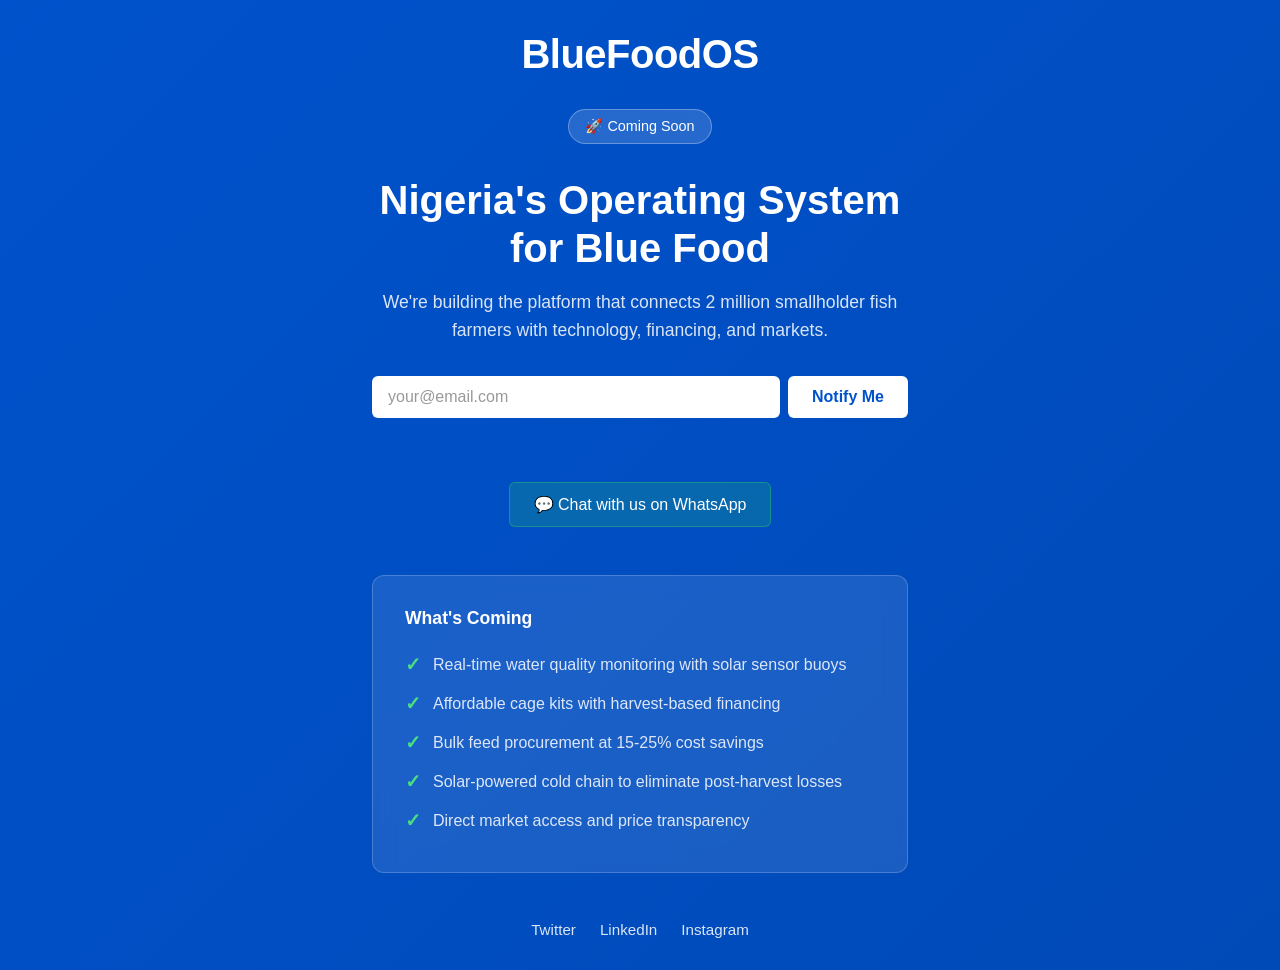
<file: website/coming-soon.html>
<!DOCTYPE html>
<html lang="en">
<head>
    <meta charset="UTF-8">
    <meta name="viewport" content="width=device-width, initial-scale=1.0">
    <meta name="description" content="BlueFoodOS - Coming Soon. Nigeria's Operating System for Blue Food.">
    <title>BlueFoodOS - Coming Soon</title>
    <style>
        * {
            margin: 0;
            padding: 0;
            box-sizing: border-box;
        }

        body {
            font-family: 'Inter', -apple-system, BlinkMacSystemFont, 'Segoe UI', sans-serif;
            background: linear-gradient(135deg, #0052CC 0%, #004AB8 100%);
            min-height: 100vh;
            display: flex;
            align-items: center;
            justify-content: center;
            color: #333;
        }

        .container {
            text-align: center;
            padding: 2rem;
            max-width: 600px;
        }

        .logo {
            font-size: 2.5rem;
            font-weight: 700;
            color: white;
            margin-bottom: 2rem;
            letter-spacing: -0.5px;
        }

        h1 {
            font-size: 2.5rem;
            color: white;
            margin-bottom: 1rem;
            line-height: 1.2;
            font-weight: 700;
        }

        .subtitle {
            font-size: 1.1rem;
            color: rgba(255, 255, 255, 0.85);
            margin-bottom: 2rem;
            line-height: 1.6;
        }

        .coming-soon-badge {
            display: inline-block;
            background: rgba(255, 255, 255, 0.15);
            border: 1px solid rgba(255, 255, 255, 0.3);
            color: white;
            padding: 0.5rem 1rem;
            border-radius: 20px;
            font-size: 0.9rem;
            font-weight: 500;
            margin-bottom: 2rem;
            backdrop-filter: blur(10px);
        }

        .email-signup {
            display: flex;
            gap: 0.5rem;
            margin: 2rem 0;
            flex-wrap: wrap;
            justify-content: center;
        }

        .email-input {
            flex: 1;
            min-width: 250px;
            padding: 0.75rem 1rem;
            border: none;
            border-radius: 6px;
            font-size: 1rem;
            font-family: 'Inter', sans-serif;
        }

        .email-input::placeholder {
            color: #999;
        }

        .btn {
            padding: 0.75rem 1.5rem;
            background: white;
            color: #0052CC;
            border: none;
            border-radius: 6px;
            font-weight: 600;
            cursor: pointer;
            font-size: 1rem;
            font-family: 'Inter', sans-serif;
            transition: transform 0.2s, box-shadow 0.2s;
        }

        .btn:hover {
            transform: translateY(-2px);
            box-shadow: 0 10px 25px rgba(0, 0, 0, 0.15);
        }

        .social-links {
            margin-top: 3rem;
            display: flex;
            gap: 1.5rem;
            justify-content: center;
        }

        .social-links a {
            color: white;
            text-decoration: none;
            font-size: 0.95rem;
            opacity: 0.85;
            transition: opacity 0.2s;
        }

        .social-links a:hover {
            opacity: 1;
        }

        .whatsapp-link {
            display: inline-flex;
            align-items: center;
            gap: 0.5rem;
            margin-top: 2rem;
            color: white;
            text-decoration: none;
            font-size: 1rem;
            background: rgba(37, 211, 102, 0.2);
            padding: 0.75rem 1.5rem;
            border-radius: 6px;
            border: 1px solid rgba(37, 211, 102, 0.4);
            transition: all 0.2s;
        }

        .whatsapp-link:hover {
            background: rgba(37, 211, 102, 0.3);
            border-color: rgba(37, 211, 102, 0.6);
        }

        .features {
            margin-top: 3rem;
            text-align: left;
            background: rgba(255, 255, 255, 0.1);
            padding: 2rem;
            border-radius: 12px;
            backdrop-filter: blur(10px);
            border: 1px solid rgba(255, 255, 255, 0.2);
        }

        .features h3 {
            color: white;
            margin-bottom: 1rem;
            font-size: 1.1rem;
        }

        .features ul {
            list-style: none;
            color: rgba(255, 255, 255, 0.85);
        }

        .features li {
            padding: 0.5rem 0;
            display: flex;
            align-items: center;
            gap: 0.75rem;
        }

        .features li:before {
            content: "✓";
            font-weight: bold;
            color: #4ADE80;
            font-size: 1.2rem;
        }

        @media (max-width: 600px) {
            h1 {
                font-size: 2rem;
            }

            .logo {
                font-size: 2rem;
            }

            .subtitle {
                font-size: 1rem;
            }

            .email-input {
                min-width: 100%;
            }

            .features {
                margin-top: 2rem;
                padding: 1.5rem;
            }
        }
    </style>
</head>
<body>
    <div class="container">
        <div class="logo">BlueFoodOS</div>
        
        <div class="coming-soon-badge">🚀 Coming Soon</div>
        
        <h1>Nigeria's Operating System for Blue Food</h1>
        
        <p class="subtitle">
            We're building the platform that connects 2 million smallholder fish farmers with technology, financing, and markets. 
        </p>

        <div class="email-signup">
            <input 
                type="email" 
                class="email-input" 
                placeholder="your@email.com" 
                id="emailInput"
            >
            <button class="btn" onclick="handleNotify()">Notify Me</button>
        </div>

        <a href="https://wa.me/2348000000000?text=Hi%20BlueFoodOS%21%20I%27m%20interested%20in%20learning%20more" 
           class="whatsapp-link" target="_blank">
            💬 Chat with us on WhatsApp
        </a>

        <div class="features">
            <h3>What's Coming</h3>
            <ul>
                <li>Real-time water quality monitoring with solar sensor buoys</li>
                <li>Affordable cage kits with harvest-based financing</li>
                <li>Bulk feed procurement at 15-25% cost savings</li>
                <li>Solar-powered cold chain to eliminate post-harvest losses</li>
                <li>Direct market access and price transparency</li>
            </ul>
        </div>

        <div class="social-links">
            <a href="https://twitter.com/bluefoodos" target="_blank">Twitter</a>
            <a href="https://linkedin.com/company/bluefoodos" target="_blank">LinkedIn</a>
            <a href="https://instagram.com/bluefoodos" target="_blank">Instagram</a>
        </div>
    </div>

    <script>
        function handleNotify() {
            const email = document.getElementById('emailInput').value;
            if (email) {
                alert('Thanks! We\'ll notify you when we launch.');
                document.getElementById('emailInput').value = '';
            } else {
                alert('Please enter your email address.');
            }
        }

        document.getElementById('emailInput').addEventListener('keypress', function(e) {
            if (e.key === 'Enter') {
                handleNotify();
            }
        });
    </script>
</body>
</html>
</file>
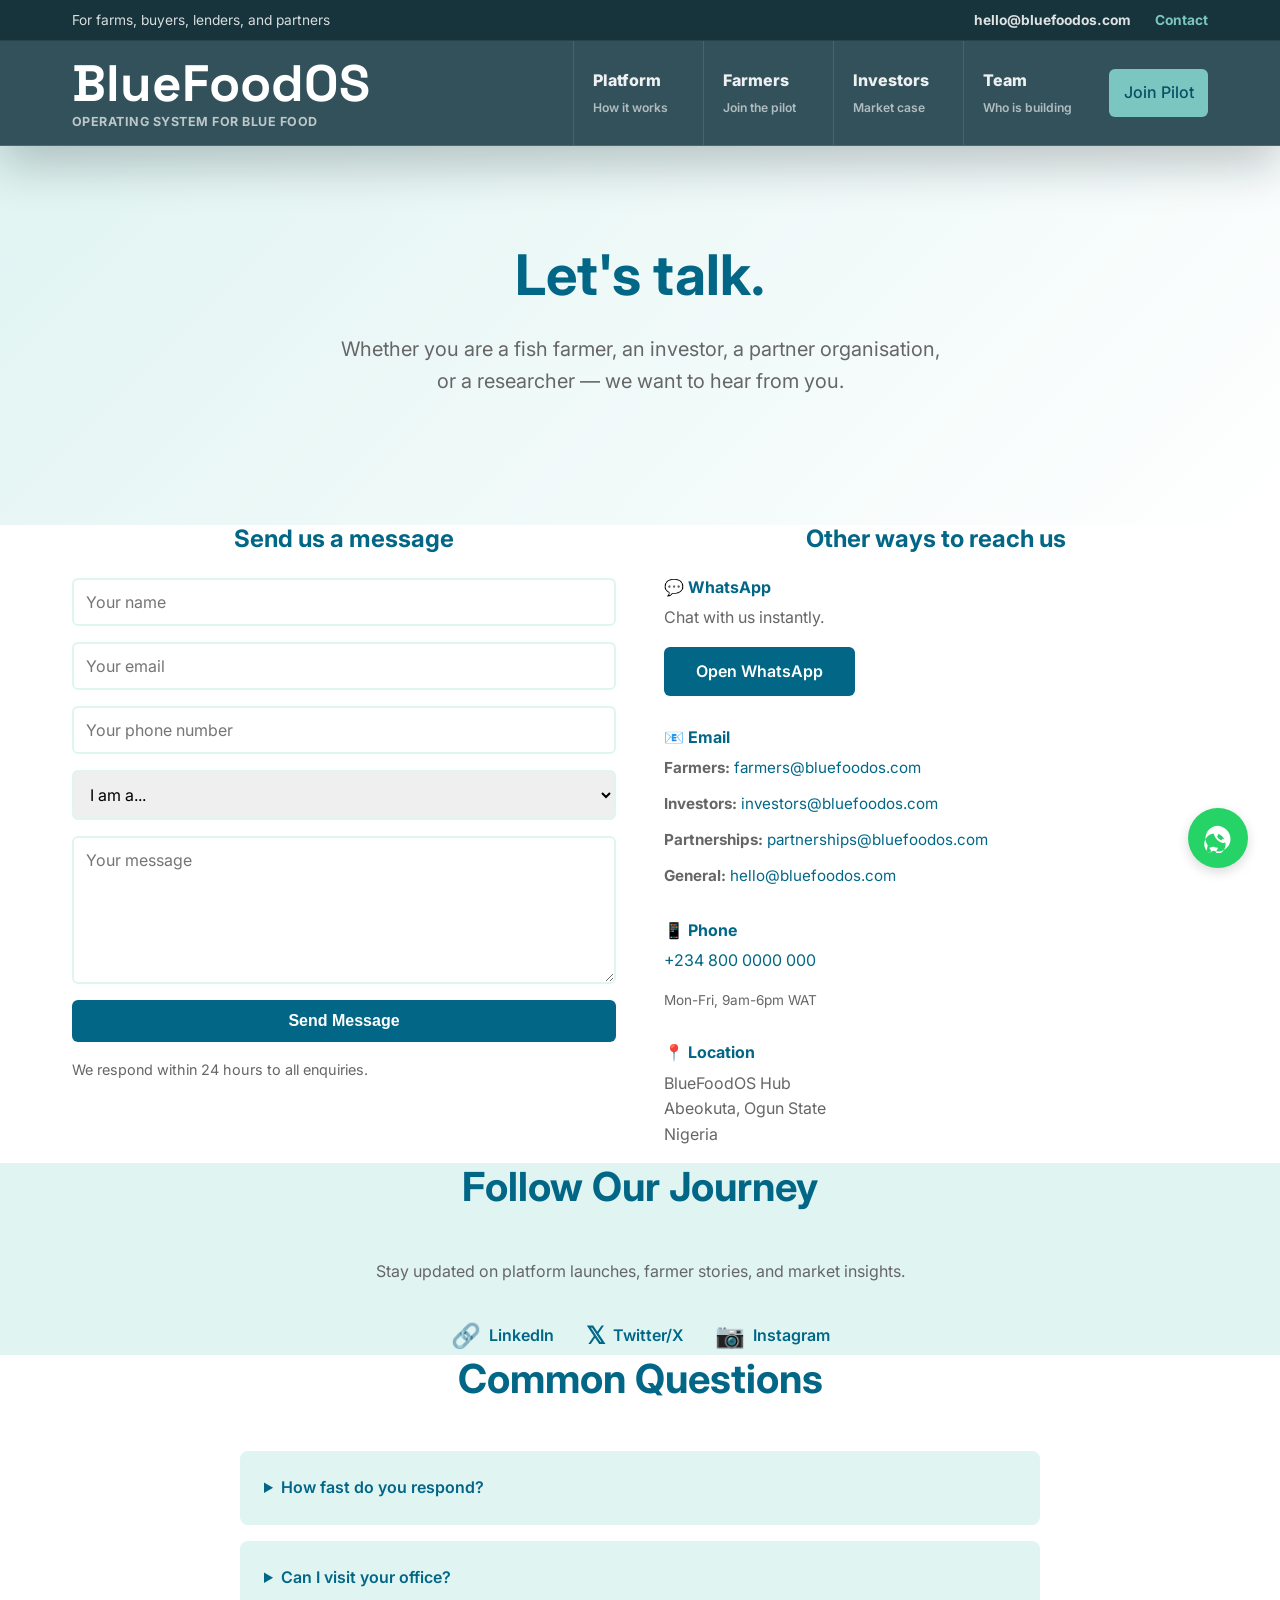
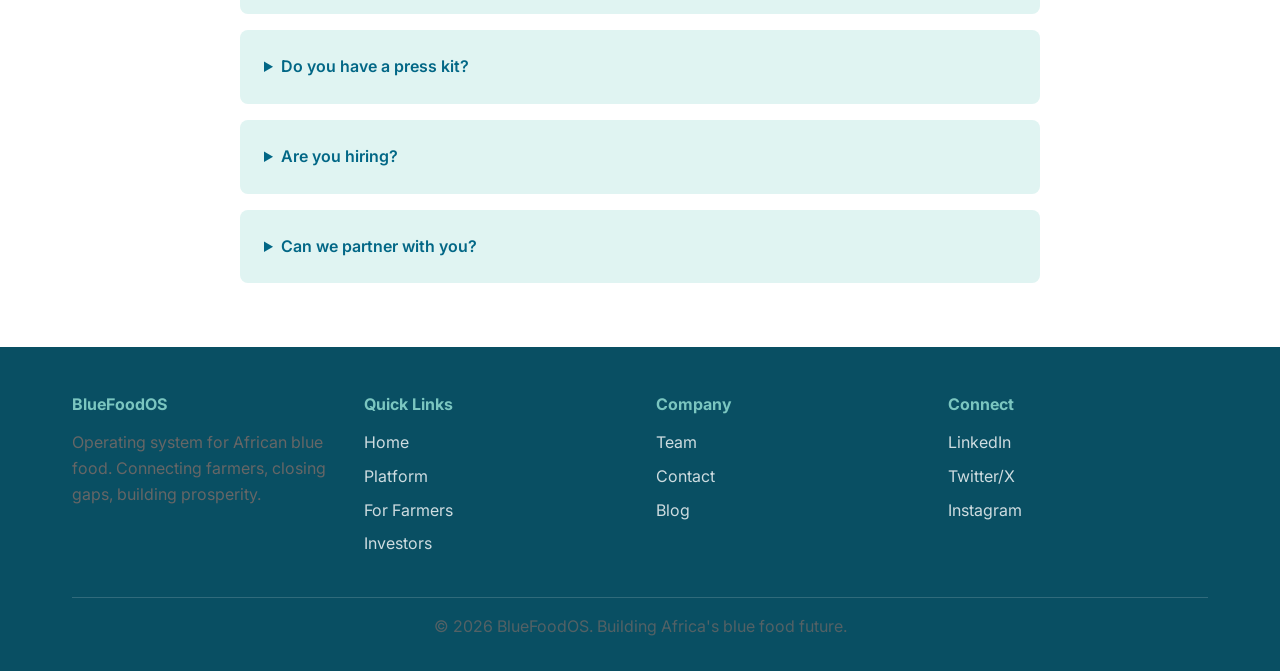
<file: website/contact.html>
<!DOCTYPE html>
<html lang="en">
<head>
    <meta charset="UTF-8">
    <meta name="viewport" content="width=device-width, initial-scale=1.0">
    <meta name="description" content="Contact BlueFoodOS - Reach out to us whether you're a farmer, investor, partner, or researcher.">
    <title>Contact - BlueFoodOS</title>
    <link rel="stylesheet" href="styles.css">
    <link href="https://fonts.googleapis.com/css2?family=Inter:wght@400;500;600;700&family=DM+Sans:wght@400;500;700&family=Space+Grotesk:wght@400;500;700&display=swap" rel="stylesheet">
</head>
<body>
    <header class="site-header large-site-header">
        <div class="nav-utility">
            <div class="container nav-utility-inner">
                <span>For farms, buyers, lenders, and partners</span>
                <div>
                    <a href="mailto:hello@bluefoodos.com">hello@bluefoodos.com</a>
                    <a href="/website/contact.html" aria-current="page">Contact</a>
                </div>
            </div>
        </div>
        <nav class="container main-nav" aria-label="Primary navigation">
            <a href="/website/index.html" class="logo large-logo">
                <span>BlueFoodOS</span>
                <small>Operating system for blue food</small>
            </a>
            <ul class="nav-links large-nav-links">
                <li>
                    <a href="/website/platform.html">
                        <span>Platform</span>
                        <small>How it works</small>
                    </a>
                </li>
                <li>
                    <a href="/website/farmers.html">
                        <span>Farmers</span>
                        <small>Join the pilot</small>
                    </a>
                </li>
                <li>
                    <a href="/website/investors.html">
                        <span>Investors</span>
                        <small>Market case</small>
                    </a>
                </li>
                <li>
                    <a href="/website/team.html">
                        <span>Team</span>
                        <small>Who is building</small>
                    </a>
                </li>
                <li><a href="/website/farmers.html" class="nav-cta">Join Pilot</a></li>
            </ul>
        </nav>
    </header>

    <!-- Hero -->
    <section class="hero">
        <div class="container">
            <h1>Let's talk.</h1>
            <p class="hero-subtitle">Whether you are a fish farmer, an investor, a partner organisation, or a researcher — we want to hear from you.</p>
        </div>
    </section>

    <!-- Contact Form & Info -->
    <section>
        <div class="container">
            <div style="display: grid; grid-template-columns: 1fr 1fr; gap: 3rem; align-items: start;">
                <!-- Contact Form -->
                <div>
                    <h2 style="font-size: 1.5rem; margin-bottom: 1.5rem;">Send us a message</h2>
                    <form style="display: flex; flex-direction: column; gap: 1rem;">
                        <input type="text" placeholder="Your name" required style="padding: 0.75rem; border: 2px solid var(--bg-light); border-radius: 6px; font-size: 1rem; font-family: inherit;">
                        <input type="email" placeholder="Your email" required style="padding: 0.75rem; border: 2px solid var(--bg-light); border-radius: 6px; font-size: 1rem; font-family: inherit;">
                        <input type="tel" placeholder="Your phone number" required style="padding: 0.75rem; border: 2px solid var(--bg-light); border-radius: 6px; font-size: 1rem; font-family: inherit;">
                        <select style="padding: 0.75rem; border: 2px solid var(--bg-light); border-radius: 6px; font-size: 1rem; font-family: inherit;">
                            <option value="">I am a...</option>
                            <option value="farmer">Fish Farmer</option>
                            <option value="investor">Investor</option>
                            <option value="partner">Partner Organization</option>
                            <option value="researcher">Researcher</option>
                            <option value="media">Media</option>
                            <option value="other">Other</option>
                        </select>
                        <textarea placeholder="Your message" rows="6" required style="padding: 0.75rem; border: 2px solid var(--bg-light); border-radius: 6px; font-size: 1rem; font-family: inherit; resize: vertical;"></textarea>
                        <button type="submit" class="btn btn-primary" style="width: 100%;">Send Message</button>
                    </form>
                    <p style="margin-top: 1rem; font-size: 0.9rem; color: var(--text-light);">We respond within 24 hours to all enquiries.</p>
                </div>

                <!-- Contact Details -->
                <div>
                    <h2 style="font-size: 1.5rem; margin-bottom: 1.5rem;">Other ways to reach us</h2>
                    
                    <div style="margin-bottom: 2rem;">
                        <h3 style="font-size: 1rem; color: var(--primary); margin-bottom: 0.5rem;">💬 WhatsApp</h3>
                        <p style="color: var(--text-light); margin-bottom: 1rem;">Chat with us instantly.</p>
                        <a href="https://wa.me/2348000000000" class="btn btn-primary" style="display: inline-block;">Open WhatsApp</a>
                    </div>

                    <div style="margin-bottom: 2rem;">
                        <h3 style="font-size: 1rem; color: var(--primary); margin-bottom: 0.5rem;">📧 Email</h3>
                        <p style="color: var(--text-light); font-size: 0.95rem; margin-bottom: 0.75rem;"><strong>Farmers:</strong> <a href="mailto:farmers@bluefoodos.com" style="color: var(--primary); text-decoration: none;">farmers@bluefoodos.com</a></p>
                        <p style="color: var(--text-light); font-size: 0.95rem; margin-bottom: 0.75rem;"><strong>Investors:</strong> <a href="mailto:investors@bluefoodos.com" style="color: var(--primary); text-decoration: none;">investors@bluefoodos.com</a></p>
                        <p style="color: var(--text-light); font-size: 0.95rem; margin-bottom: 0.75rem;"><strong>Partnerships:</strong> <a href="mailto:partnerships@bluefoodos.com" style="color: var(--primary); text-decoration: none;">partnerships@bluefoodos.com</a></p>
                        <p style="color: var(--text-light); font-size: 0.95rem;"><strong>General:</strong> <a href="mailto:hello@bluefoodos.com" style="color: var(--primary); text-decoration: none;">hello@bluefoodos.com</a></p>
                    </div>

                    <div style="margin-bottom: 2rem;">
                        <h3 style="font-size: 1rem; color: var(--primary); margin-bottom: 0.5rem;">📱 Phone</h3>
                        <p style="color: var(--text-light);"><a href="tel:+2348000000000" style="color: var(--primary); text-decoration: none;">+234 800 0000 000</a></p>
                        <p style="font-size: 0.85rem; color: var(--text-light);">Mon-Fri, 9am-6pm WAT</p>
                    </div>

                    <div>
                        <h3 style="font-size: 1rem; color: var(--primary); margin-bottom: 0.5rem;">📍 Location</h3>
                        <p style="color: var(--text-light);">BlueFoodOS Hub<br>Abeokuta, Ogun State<br>Nigeria</p>
                    </div>
                </div>
            </div>
        </div>
    </section>

    <!-- Social -->
    <section style="background: var(--bg-light);">
        <div class="container" style="text-align: center;">
            <h2>Follow Our Journey</h2>
            <p style="margin-bottom: 2rem; color: var(--text-light);">Stay updated on platform launches, farmer stories, and market insights.</p>
            <div style="display: flex; justify-content: center; gap: 2rem; flex-wrap: wrap;">
                <a href="https://www.linkedin.com/company/bluefoodos" target="_blank" style="text-decoration: none; color: var(--primary); font-weight: 600; display: flex; align-items: center; gap: 0.5rem;">
                    <span style="font-size: 1.5rem;">🔗</span> LinkedIn
                </a>
                <a href="https://twitter.com/bluefoodos" target="_blank" style="text-decoration: none; color: var(--primary); font-weight: 600; display: flex; align-items: center; gap: 0.5rem;">
                    <span style="font-size: 1.5rem;">𝕏</span> Twitter/X
                </a>
                <a href="https://instagram.com/bluefoodos" target="_blank" style="text-decoration: none; color: var(--primary); font-weight: 600; display: flex; align-items: center; gap: 0.5rem;">
                    <span style="font-size: 1.5rem;">📷</span> Instagram
                </a>
            </div>
        </div>
    </section>

    <!-- FAQ -->
    <section>
        <div class="container">
            <h2>Common Questions</h2>
            <div style="max-width: 800px; margin: 0 auto;">
                <details style="margin-bottom: 1rem; background: var(--bg-light); padding: 1.5rem; border-radius: 8px; cursor: pointer;">
                    <summary style="font-weight: 600; color: var(--primary); font-size: 1rem;">How fast do you respond?</summary>
                    <p style="margin-top: 1rem; color: var(--text-light);">We aim to respond within 24 hours. For urgent farmer issues, WhatsApp response is usually within 1-2 hours.</p>
                </details>
                <details style="margin-bottom: 1rem; background: var(--bg-light); padding: 1.5rem; border-radius: 8px; cursor: pointer;">
                    <summary style="font-weight: 600; color: var(--primary); font-size: 1rem;">Can I visit your office?</summary>
                    <p style="margin-top: 1rem; color: var(--text-light);">Yes! Email partnerships@bluefoodos.com to schedule a visit. We're based in Abeokuta, Ogun State. Tours available Mon-Thu, 10am-4pm.</p>
                </details>
                <details style="margin-bottom: 1rem; background: var(--bg-light); padding: 1.5rem; border-radius: 8px; cursor: pointer;">
                    <summary style="font-weight: 600; color: var(--primary); font-size: 1rem;">Do you have a press kit?</summary>
                    <p style="margin-top: 1rem; color: var(--text-light);">Yes. Email media requests to hello@bluefoodos.com. We provide logos, fact sheets, founder bios, and sample imagery.</p>
                </details>
                <details style="margin-bottom: 1rem; background: var(--bg-light); padding: 1.5rem; border-radius: 8px; cursor: pointer;">
                    <summary style="font-weight: 600; color: var(--primary); font-size: 1rem;">Are you hiring?</summary>
                    <p style="margin-top: 1rem; color: var(--text-light);">Yes! Check open roles on our <a href="/website/team.html" style="color: var(--primary); text-decoration: none;">Team page</a> or email careers@bluefoodos.com.</p>
                </details>
                <details style="margin-bottom: 1rem; background: var(--bg-light); padding: 1.5rem; border-radius: 8px; cursor: pointer;">
                    <summary style="font-weight: 600; color: var(--primary); font-size: 1rem;">Can we partner with you?</summary>
                    <p style="margin-top: 1rem; color: var(--text-light);">We're open to partnerships. Email partnerships@bluefoodos.com with details on your organization and what you'd like to explore.</p>
                </details>
            </div>
        </div>
    </section>

    <!-- Footer -->
    <footer>
        <div class="container">
            <div class="footer-content">
                <div class="footer-section">
                    <h4>BlueFoodOS</h4>
                    <p>Operating system for African blue food. Connecting farmers, closing gaps, building prosperity.</p>
                </div>
                <div class="footer-section">
                    <h4>Quick Links</h4>
                    <ul>
                        <li><a href="/">Home</a></li>
                        <li><a href="/website/platform.html">Platform</a></li>
                        <li><a href="/website/farmers.html">For Farmers</a></li>
                        <li><a href="/website/investors.html">Investors</a></li>
                    </ul>
                </div>
                <div class="footer-section">
                    <h4>Company</h4>
                    <ul>
                        <li><a href="/website/team.html">Team</a></li>
                        <li><a href="/website/contact.html">Contact</a></li>
                        <li><a href="#">Blog</a></li>
                    </ul>
                </div>
                <div class="footer-section">
                    <h4>Connect</h4>
                    <ul>
                        <li><a href="https://www.linkedin.com/company/bluefoodos" target="_blank">LinkedIn</a></li>
                        <li><a href="https://twitter.com/bluefoodos" target="_blank">Twitter/X</a></li>
                        <li><a href="https://instagram.com/bluefoodos" target="_blank">Instagram</a></li>
                    </ul>
                </div>
            </div>
            <div class="footer-bottom">
                <p>&copy; 2026 BlueFoodOS. Building Africa's blue food future.</p>
            </div>
        </div>
    </footer>

    <!-- WhatsApp Button -->
    <a href="https://wa.me/2348000000000?text=Hello%20BlueFoodOS%2C%20I%27d%20like%20to%20get%20in%20touch" class="whatsapp-btn" target="_blank" title="Chat with us on WhatsApp">
        <svg viewBox="0 0 24 24" xmlns="http://www.w3.org/2000/svg"><path d="M17.6915026,13.4744748 C17.4744531,13.3899899 16.3283589,12.8170226 16.1169733,12.7329624 C15.9055878,12.6489022 15.7515771,12.6115972 15.5975665,12.8289961 C15.4435558,13.046395 15.0274926,13.5515012 14.8892384,13.7052389 C14.7509842,13.8589766 14.6127301,13.8949651 14.3956806,13.7104773 C14.1786312,13.5259894 13.4915502,13.315722 12.6563168,12.5408834 C11.9591624,11.9213159 11.4799054,11.1561855 11.3416513,10.9386865 C11.2033971,10.7211876 11.3139001,10.6152811 11.4323744,10.4310927 C11.5384628,10.267253 11.6563168,10.0423311 11.7625622,9.91398519 C11.8688076,9.78563922 11.9274276,9.69565703 12.0456856,9.54191929 C12.1639437,9.38818155 12.1055237,9.25983558 12.0471036,9.17525268 C11.9886835,9.09066978 11.509427,8.01036449 11.3139001,7.52792048 C11.1242854,7.07378829 10.930626,6.99920539 10.7515771,6.99920539 C10.5974526,6.99920539 10.4434419,6.99920539 10.2893914,6.99920539 C10.1353808,6.99920539 9.88193904,7.05676252 9.67055344,7.27345875 C9.45916783,7.49015498 8.86304374,8.06314288 8.86304374,9.14344819 C8.86304374,10.2237535 9.68639053,11.2691094 9.79263595,11.4228471 C9.89888136,11.5765849 11.4799054,14.1661636 13.8331238,15.2173704 C14.4052722,15.5045388 14.8527055,15.6840855 15.2032718,15.8240438 C15.7753547,16.0413427 16.2940057,16.0185572 16.7124295,15.9597405 C17.1785407,15.8949651 18.1414047,15.3947834 18.3370317,14.8383191 C18.5326586,14.2818548 18.5326586,13.8118341 18.4746656,13.7104773 C18.4166727,13.6091205 18.2624214,13.5657852 18.0450663,13.4744748 Z M12.0045472,19.7374899 C10.7928902,19.7374899 9.61147401,19.4878535 8.52798846,19.0003393 L8.22227134,18.8783739 L7.86850913,18.9559922 C6.92202706,19.1616122 6.07571841,19.4320842 5.32268908,19.7582143 L5.04456,19.8745101 L5.20883618,20.1511111 C5.35060155,20.3774084 5.74549721,21.0351709 6.04260202,21.5223013 C6.34359394,22.025698 6.67107863,22.5609696 6.77349947,22.7224549 L7.04172035,23.1322221 L6.72932949,23.1968975 C5.96983916,23.349495 5.22098328,23.408356 4.49274084,23.3744869 L4.14897862,23.3576597 L3.84586556,23.0833316 C2.13931816,21.5394242 1.01523384,19.3836389 1.01523384,16.9646073 C1.01523384,12.2284988 4.80088528,8.44284736 9.53702305,8.44284736 C14.2731608,8.44284736 18.0587863,12.2284988 18.0587863,16.9646073 C18.0587863,21.7007157 14.2731608,25.4863671 9.53702305,25.4863671 Z M12.0045472,2.18411999 C6.4575788,2.18411999 1.98983886,6.65185993 1.98983886,12.1988183 C1.98983886,14.2818548 2.62136505,16.2189455 3.74543937,17.8265698 L3.10915504,21.1518055 C2.93934571,22.0626524 3.34197788,22.9735306 4.15148282,23.2810078 C4.54637849,23.4305321 4.96480226,23.4305321 5.36039598,23.2810078 L8.52798846,22.1011449 C10.0082844,22.5609696 11.4799054,22.7928022 12.0045472,22.7928022 C17.5515156,22.7928022 22.019255,18.3250628 22.019255,12.7880548 C22.019255,7.25110734 17.5515156,2.78336741 12.0045472,2.18411999 Z"/></svg>
    </a>

    <script src="script.js"></script>
</body>
</html>
</file>
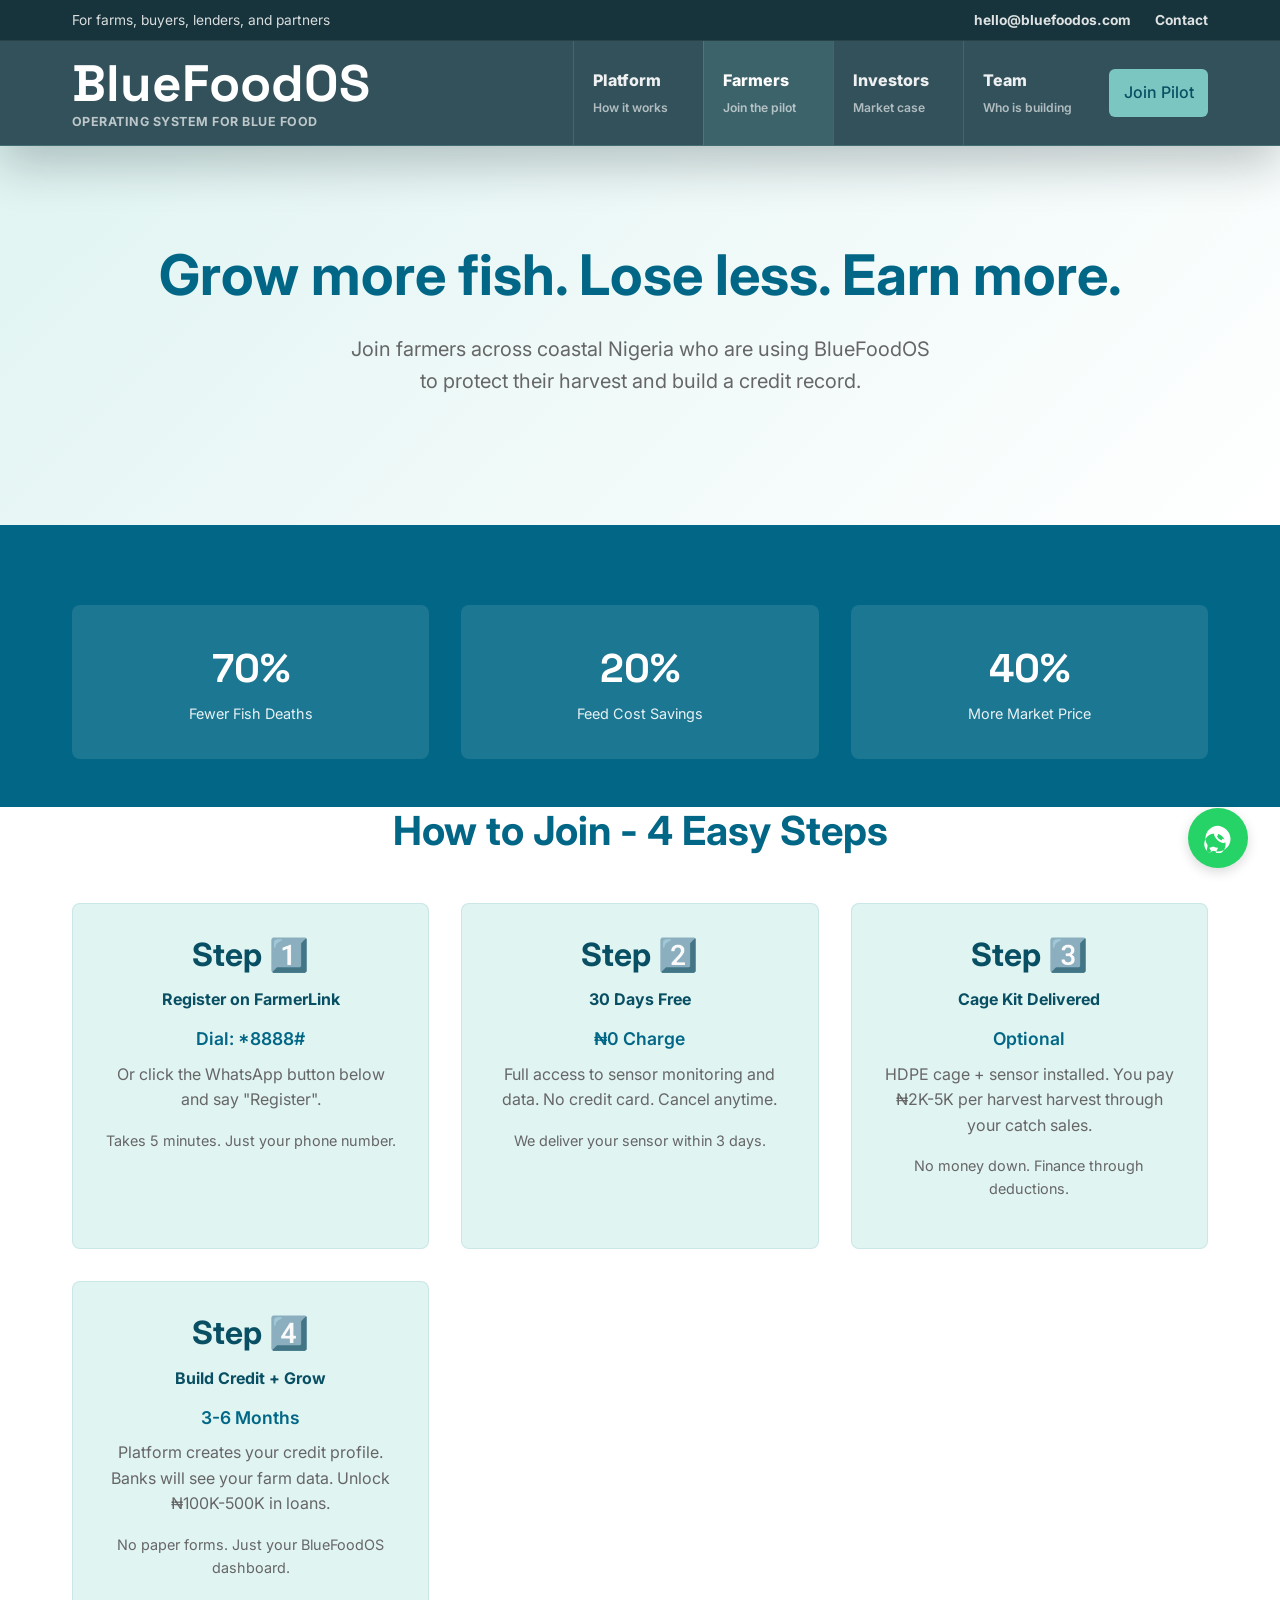
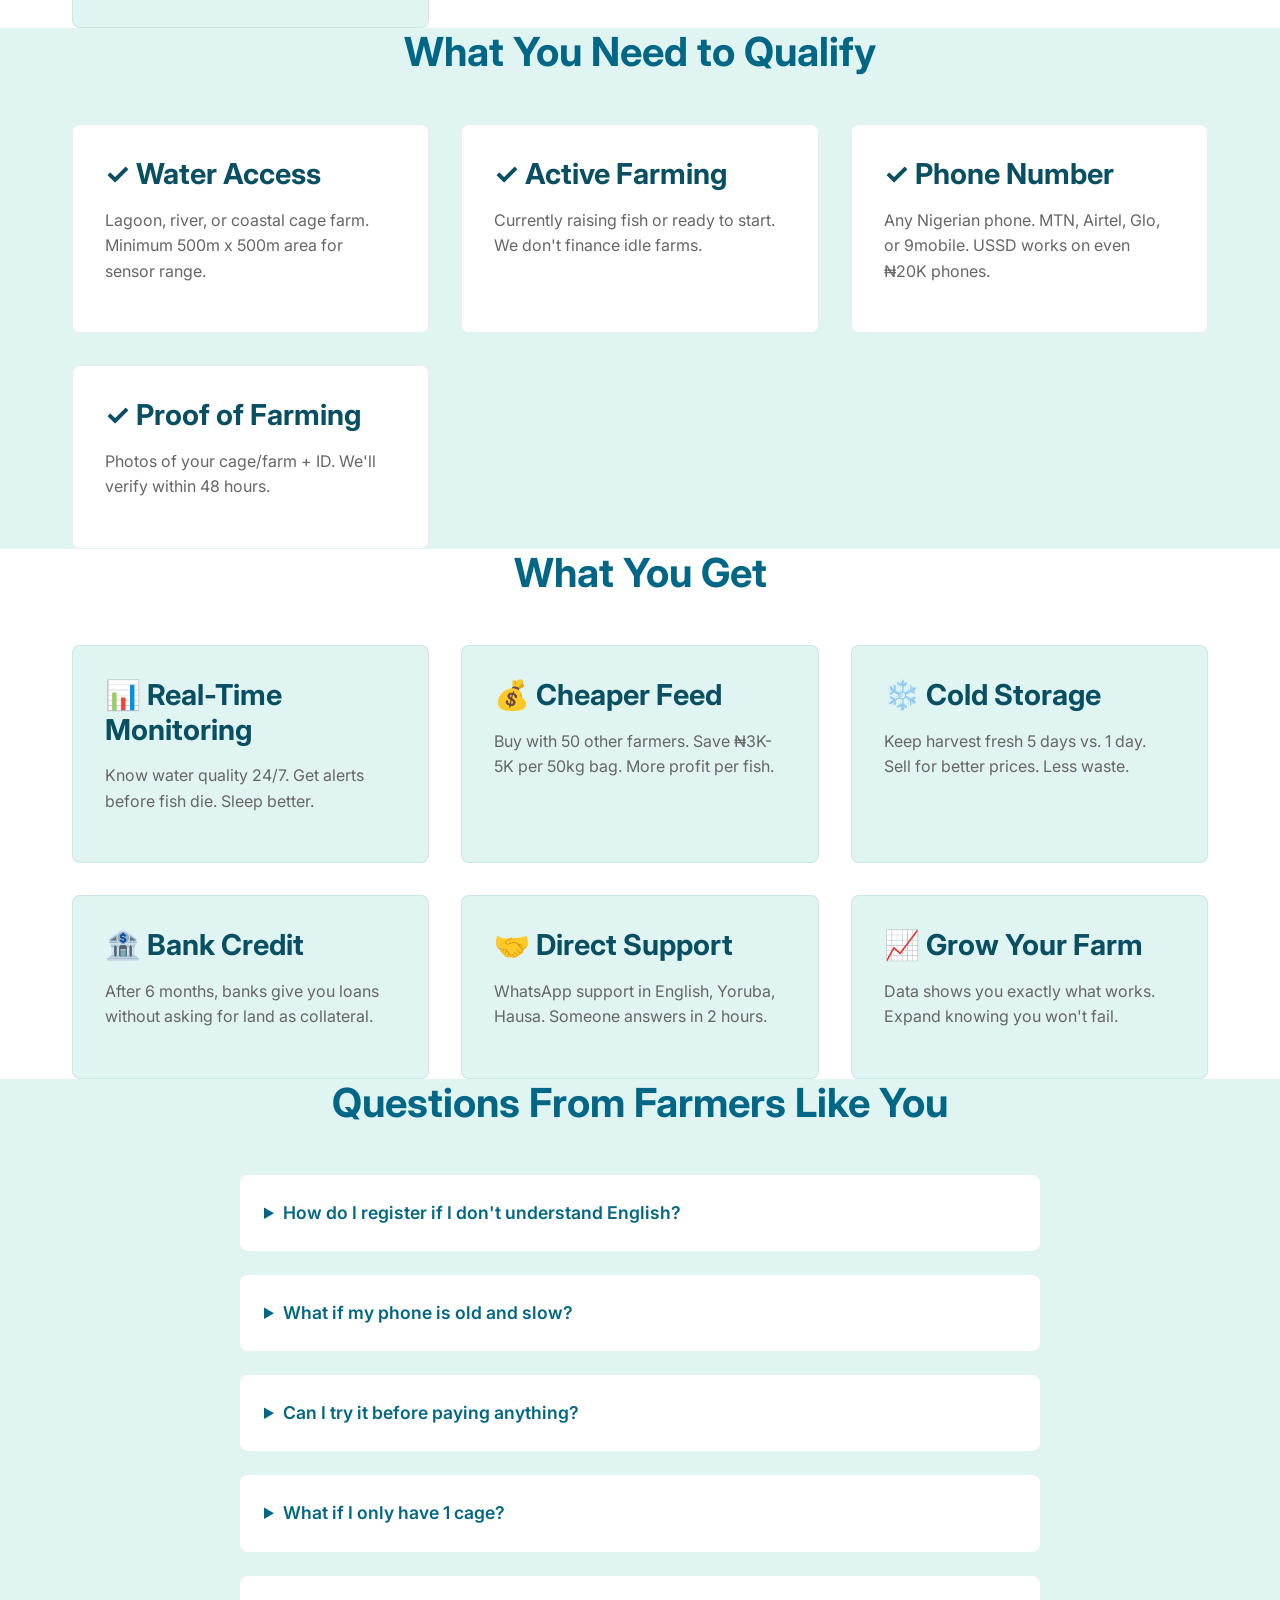
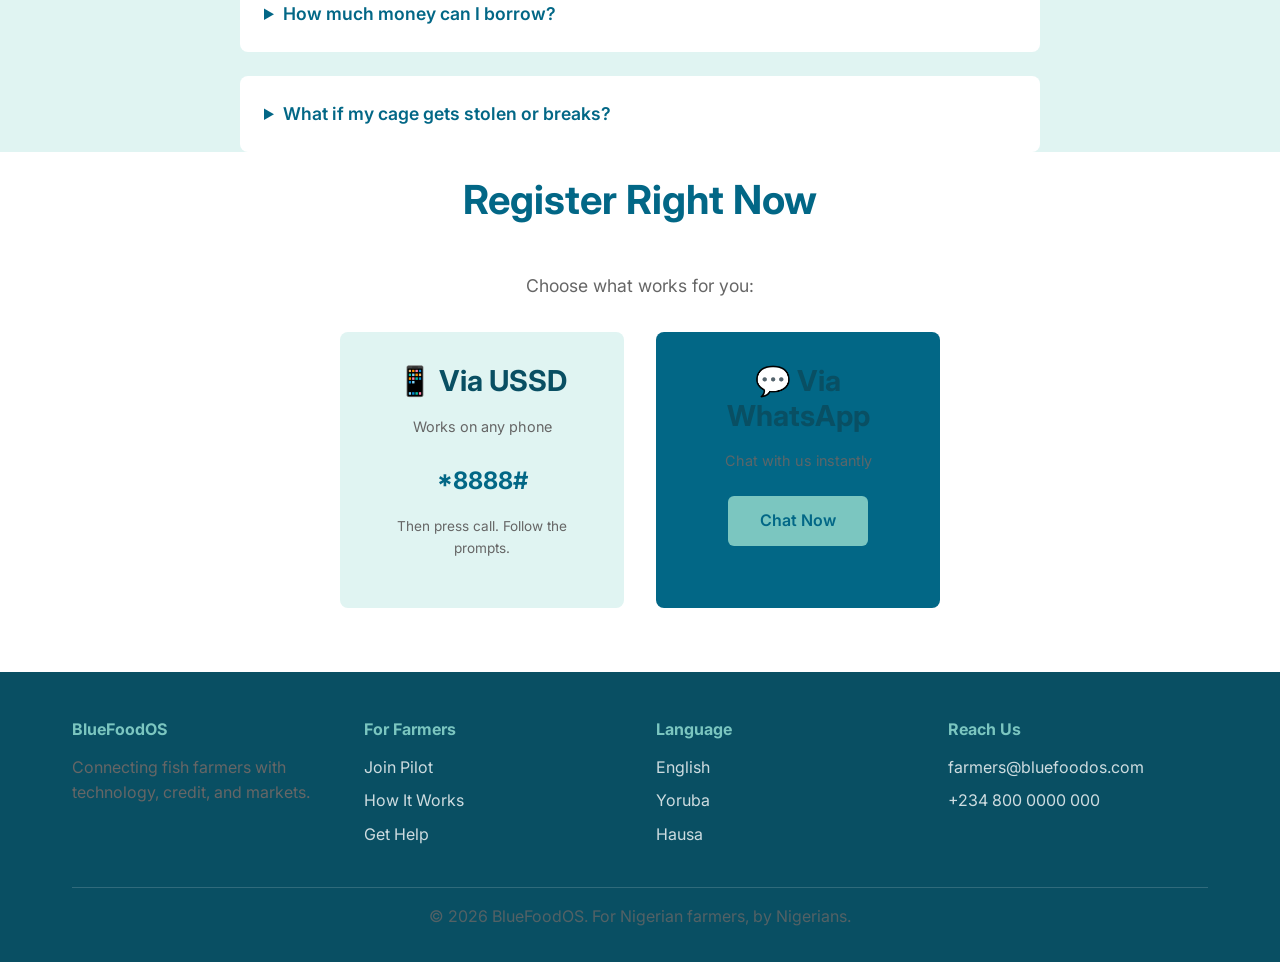
<file: website/farmers.html>
<!DOCTYPE html>
<html lang="en">
<head>
    <meta charset="UTF-8">
    <meta name="viewport" content="width=device-width, initial-scale=1.0">
    <meta name="description" content="BlueFoodOS for Farmers - Grow more fish, lose less, earn more. Free 30-day trial. No credit card needed.">
    <title>For Farmers - BlueFoodOS</title>
    <link rel="stylesheet" href="styles.css">
    <link href="https://fonts.googleapis.com/css2?family=Inter:wght@400;500;600;700&family=DM+Sans:wght@400;500;700&family=Space+Grotesk:wght@400;500;700&display=swap" rel="stylesheet">
</head>
<body>
    <header class="site-header large-site-header">
        <div class="nav-utility">
            <div class="container nav-utility-inner">
                <span>For farms, buyers, lenders, and partners</span>
                <div>
                    <a href="mailto:hello@bluefoodos.com">hello@bluefoodos.com</a>
                    <a href="/website/contact.html">Contact</a>
                </div>
            </div>
        </div>
        <nav class="container main-nav" aria-label="Primary navigation">
            <a href="/website/index.html" class="logo large-logo">
                <span>BlueFoodOS</span>
                <small>Operating system for blue food</small>
            </a>
            <ul class="nav-links large-nav-links">
                <li>
                    <a href="/website/platform.html">
                        <span>Platform</span>
                        <small>How it works</small>
                    </a>
                </li>
                <li>
                    <a href="/website/farmers.html" aria-current="page">
                        <span>Farmers</span>
                        <small>Join the pilot</small>
                    </a>
                </li>
                <li>
                    <a href="/website/investors.html">
                        <span>Investors</span>
                        <small>Market case</small>
                    </a>
                </li>
                <li>
                    <a href="/website/team.html">
                        <span>Team</span>
                        <small>Who is building</small>
                    </a>
                </li>
                <li><a href="/website/farmers.html" class="nav-cta">Join Pilot</a></li>
            </ul>
        </nav>
    </header>

    <!-- Hero -->
    <section class="hero">
        <div class="container">
            <h1>Grow more fish. Lose less. Earn more.</h1>
            <p class="hero-subtitle">Join farmers across coastal Nigeria who are using BlueFoodOS to protect their harvest and build a credit record.</p>
        </div>
    </section>

    <!-- Big Numbers -->
    <section class="stats">
        <div class="container">
            <div class="stats-grid">
                <div class="stat-item">
                    <span class="stat-number">70%</span>
                    <span class="stat-label">Fewer Fish Deaths</span>
                </div>
                <div class="stat-item">
                    <span class="stat-number">20%</span>
                    <span class="stat-label">Feed Cost Savings</span>
                </div>
                <div class="stat-item">
                    <span class="stat-number">40%</span>
                    <span class="stat-label">More Market Price</span>
                </div>
            </div>
        </div>
    </section>

    <!-- How to Join -->
    <section>
        <div class="container">
            <h2>How to Join - 4 Easy Steps</h2>
            <div class="grid">
                <div class="card" style="text-align: center;">
                    <h3 style="font-size: 2rem; margin-bottom: 1rem;">Step 1️⃣</h3>
                    <h4 style="color: var(--secondary); margin-bottom: 1rem;">Register on FarmerLink</h4>
                    <p style="font-size: 1.1rem; color: var(--primary); font-weight: 600; margin-bottom: 0.5rem;">Dial: *8888#</p>
                    <p>Or click the WhatsApp button below and say "Register".</p>
                    <p style="font-size: 0.9rem; margin-top: 1rem; color: var(--text-light);">Takes 5 minutes. Just your phone number.</p>
                </div>
                <div class="card" style="text-align: center;">
                    <h3 style="font-size: 2rem; margin-bottom: 1rem;">Step 2️⃣</h3>
                    <h4 style="color: var(--secondary); margin-bottom: 1rem;">30 Days Free</h4>
                    <p style="font-size: 1.1rem; color: var(--primary); font-weight: 600; margin-bottom: 0.5rem;">₦0 Charge</p>
                    <p>Full access to sensor monitoring and data. No credit card. Cancel anytime.</p>
                    <p style="font-size: 0.9rem; margin-top: 1rem; color: var(--text-light);">We deliver your sensor within 3 days.</p>
                </div>
                <div class="card" style="text-align: center;">
                    <h3 style="font-size: 2rem; margin-bottom: 1rem;">Step 3️⃣</h3>
                    <h4 style="color: var(--secondary); margin-bottom: 1rem;">Cage Kit Delivered</h4>
                    <p style="font-size: 1.1rem; color: var(--primary); font-weight: 600; margin-bottom: 0.5rem;">Optional</p>
                    <p>HDPE cage + sensor installed. You pay ₦2K-5K per harvest harvest through your catch sales.</p>
                    <p style="font-size: 0.9rem; margin-top: 1rem; color: var(--text-light);">No money down. Finance through deductions.</p>
                </div>
                <div class="card" style="text-align: center;">
                    <h3 style="font-size: 2rem; margin-bottom: 1rem;">Step 4️⃣</h3>
                    <h4 style="color: var(--secondary); margin-bottom: 1rem;">Build Credit + Grow</h4>
                    <p style="font-size: 1.1rem; color: var(--primary); font-weight: 600; margin-bottom: 0.5rem;">3-6 Months</p>
                    <p>Platform creates your credit profile. Banks will see your farm data. Unlock ₦100K-500K in loans.</p>
                    <p style="font-size: 0.9rem; margin-top: 1rem; color: var(--text-light);">No paper forms. Just your BlueFoodOS dashboard.</p>
                </div>
            </div>
        </div>
    </section>

    <!-- Requirements -->
    <section style="background: var(--bg-light);">
        <div class="container">
            <h2>What You Need to Qualify</h2>
            <div class="grid">
                <div class="card" style="background: var(--white);">
                    <h3>✓ Water Access</h3>
                    <p>Lagoon, river, or coastal cage farm. Minimum 500m x 500m area for sensor range.</p>
                </div>
                <div class="card" style="background: var(--white);">
                    <h3>✓ Active Farming</h3>
                    <p>Currently raising fish or ready to start. We don't finance idle farms.</p>
                </div>
                <div class="card" style="background: var(--white);">
                    <h3>✓ Phone Number</h3>
                    <p>Any Nigerian phone. MTN, Airtel, Glo, or 9mobile. USSD works on even ₦20K phones.</p>
                </div>
                <div class="card" style="background: var(--white);">
                    <h3>✓ Proof of Farming</h3>
                    <p>Photos of your cage/farm + ID. We'll verify within 48 hours.</p>
                </div>
            </div>
        </div>
    </section>

    <!-- Benefits Section -->
    <section>
        <div class="container">
            <h2>What You Get</h2>
            <div class="grid">
                <div class="card">
                    <h3>📊 Real-Time Monitoring</h3>
                    <p>Know water quality 24/7. Get alerts before fish die. Sleep better.</p>
                </div>
                <div class="card">
                    <h3>💰 Cheaper Feed</h3>
                    <p>Buy with 50 other farmers. Save ₦3K-5K per 50kg bag. More profit per fish.</p>
                </div>
                <div class="card">
                    <h3>❄️ Cold Storage</h3>
                    <p>Keep harvest fresh 5 days vs. 1 day. Sell for better prices. Less waste.</p>
                </div>
                <div class="card">
                    <h3>🏦 Bank Credit</h3>
                    <p>After 6 months, banks give you loans without asking for land as collateral.</p>
                </div>
                <div class="card">
                    <h3>🤝 Direct Support</h3>
                    <p>WhatsApp support in English, Yoruba, Hausa. Someone answers in 2 hours.</p>
                </div>
                <div class="card">
                    <h3>📈 Grow Your Farm</h3>
                    <p>Data shows you exactly what works. Expand knowing you won't fail.</p>
                </div>
            </div>
        </div>
    </section>

    <!-- Farmer FAQs -->
    <section style="background: var(--bg-light);">
        <div class="container">
            <h2>Questions From Farmers Like You</h2>
            <div style="max-width: 800px; margin: 0 auto;">
                <details style="margin-bottom: 1.5rem; background: var(--white); padding: 1.5rem; border-radius: 8px; cursor: pointer;">
                    <summary style="font-weight: 600; color: var(--primary); font-size: 1.1rem;">How do I register if I don't understand English?</summary>
                    <p style="margin-top: 1rem;">USSD is in Yoruba and Hausa. WhatsApp support speaks your language. No English required.</p>
                </details>
                <details style="margin-bottom: 1.5rem; background: var(--white); padding: 1.5rem; border-radius: 8px; cursor: pointer;">
                    <summary style="font-weight: 600; color: var(--primary); font-size: 1.1rem;">What if my phone is old and slow?</summary>
                    <p style="margin-top: 1rem;">USSD *8888# works on any phone from any year. No app download. SMS updates too.</p>
                </details>
                <details style="margin-bottom: 1.5rem; background: var(--white); padding: 1.5rem; border-radius: 8px; cursor: pointer;">
                    <summary style="font-weight: 600; color: var(--primary); font-size: 1.1rem;">Can I try it before paying anything?</summary>
                    <p style="margin-top: 1rem;">Yes. 30 days free. Full access. We just want you to see it works for your farm.</p>
                </details>
                <details style="margin-bottom: 1.5rem; background: var(--white); padding: 1.5rem; border-radius: 8px; cursor: pointer;">
                    <summary style="font-weight: 600; color: var(--primary); font-size: 1.1rem;">What if I only have 1 cage?</summary>
                    <p style="margin-top: 1rem;">Perfect. We start with 1 cage per farmer. Expand later if you want. No minimum farm size.</p>
                </details>
                <details style="margin-bottom: 1.5rem; background: var(--white); padding: 1.5rem; border-radius: 8px; cursor: pointer;">
                    <summary style="font-weight: 600; color: var(--primary); font-size: 1.1rem;">How much money can I borrow?</summary>
                    <p style="margin-top: 1rem;">Depends on your farm data. Most farmers qualify for ₦100K-500K after 3-6 months. Some get more.</p>
                </details>
                <details style="margin-bottom: 1.5rem; background: var(--white); padding: 1.5rem; border-radius: 8px; cursor: pointer;">
                    <summary style="font-weight: 600; color: var(--primary); font-size: 1.1rem;">What if my cage gets stolen or breaks?</summary>
                    <p style="margin-top: 1rem;">Insurance is part of Premium plan. If you're on Trial or Active, you pay to fix/replace.</p>
                </details>
            </div>
        </div>
    </section>

    <!-- USSD & WhatsApp Section -->
    <section>
        <div class="container" style="text-align: center;">
            <h2>Register Right Now</h2>
            <p style="font-size: 1.1rem; margin-bottom: 2rem;">Choose what works for you:</p>
            <div style="display: grid; grid-template-columns: 1fr 1fr; gap: 2rem; max-width: 600px; margin: 0 auto;">
                <div style="background: var(--bg-light); padding: 2rem; border-radius: 8px;">
                    <h3 style="margin-bottom: 1rem;">📱 Via USSD</h3>
                    <p style="font-size: 0.9rem; margin-bottom: 1.5rem;">Works on any phone</p>
                    <p style="font-size: 1.5rem; font-weight: 700; color: var(--primary); margin-bottom: 1rem;">*8888#</p>
                    <p style="font-size: 0.85rem; color: var(--text-light);">Then press call. Follow the prompts.</p>
                </div>
                <div style="background: var(--primary); color: var(--white); padding: 2rem; border-radius: 8px;">
                    <h3 style="margin-bottom: 1rem;">💬 Via WhatsApp</h3>
                    <p style="font-size: 0.9rem; margin-bottom: 1.5rem; opacity: 0.9;">Chat with us instantly</p>
                    <a href="https://wa.me/2348000000000?text=Hello%20BlueFoodOS%2C%20I%20want%20to%20register%20as%20a%20pilot%20farmer" class="btn" style="background: var(--accent); color: var(--primary); font-weight: 600;">Chat Now</a>
                </div>
            </div>
        </div>
    </section>

    <!-- Footer -->
    <footer>
        <div class="container">
            <div class="footer-content">
                <div class="footer-section">
                    <h4>BlueFoodOS</h4>
                    <p>Connecting fish farmers with technology, credit, and markets.</p>
                </div>
                <div class="footer-section">
                    <h4>For Farmers</h4>
                    <ul>
                        <li><a href="/website/farmers.html">Join Pilot</a></li>
                        <li><a href="/website/platform.html">How It Works</a></li>
                        <li><a href="/website/contact.html">Get Help</a></li>
                    </ul>
                </div>
                <div class="footer-section">
                    <h4>Language</h4>
                    <ul>
                        <li><a href="#">English</a></li>
                        <li><a href="#">Yoruba</a></li>
                        <li><a href="#">Hausa</a></li>
                    </ul>
                </div>
                <div class="footer-section">
                    <h4>Reach Us</h4>
                    <ul>
                        <li><a href="mailto:farmers@bluefoodos.com">farmers@bluefoodos.com</a></li>
                        <li><a href="tel:+2348000000000">+234 800 0000 000</a></li>
                    </ul>
                </div>
            </div>
            <div class="footer-bottom">
                <p>&copy; 2026 BlueFoodOS. For Nigerian farmers, by Nigerians.</p>
            </div>
        </div>
    </footer>

    <!-- WhatsApp Button -->
    <a href="https://wa.me/2348000000000?text=Hello%20BlueFoodOS%2C%20I%20want%20to%20register%20as%20a%20pilot%20farmer" class="whatsapp-btn" target="_blank" title="Chat with us on WhatsApp">
        <svg viewBox="0 0 24 24" xmlns="http://www.w3.org/2000/svg"><path d="M17.6915026,13.4744748 C17.4744531,13.3899899 16.3283589,12.8170226 16.1169733,12.7329624 C15.9055878,12.6489022 15.7515771,12.6115972 15.5975665,12.8289961 C15.4435558,13.046395 15.0274926,13.5515012 14.8892384,13.7052389 C14.7509842,13.8589766 14.6127301,13.8949651 14.3956806,13.7104773 C14.1786312,13.5259894 13.4915502,13.315722 12.6563168,12.5408834 C11.9591624,11.9213159 11.4799054,11.1561855 11.3416513,10.9386865 C11.2033971,10.7211876 11.3139001,10.6152811 11.4323744,10.4310927 C11.5384628,10.267253 11.6563168,10.0423311 11.7625622,9.91398519 C11.8688076,9.78563922 11.9274276,9.69565703 12.0456856,9.54191929 C12.1639437,9.38818155 12.1055237,9.25983558 12.0471036,9.17525268 C11.9886835,9.09066978 11.509427,8.01036449 11.3139001,7.52792048 C11.1242854,7.07378829 10.930626,6.99920539 10.7515771,6.99920539 C10.5974526,6.99920539 10.4434419,6.99920539 10.2893914,6.99920539 C10.1353808,6.99920539 9.88193904,7.05676252 9.67055344,7.27345875 C9.45916783,7.49015498 8.86304374,8.06314288 8.86304374,9.14344819 C8.86304374,10.2237535 9.68639053,11.2691094 9.79263595,11.4228471 C9.89888136,11.5765849 11.4799054,14.1661636 13.8331238,15.2173704 C14.4052722,15.5045388 14.8527055,15.6840855 15.2032718,15.8240438 C15.7753547,16.0413427 16.2940057,16.0185572 16.7124295,15.9597405 C17.1785407,15.8949651 18.1414047,15.3947834 18.3370317,14.8383191 C18.5326586,14.2818548 18.5326586,13.8118341 18.4746656,13.7104773 C18.4166727,13.6091205 18.2624214,13.5657852 18.0450663,13.4744748 Z M12.0045472,19.7374899 C10.7928902,19.7374899 9.61147401,19.4878535 8.52798846,19.0003393 L8.22227134,18.8783739 L7.86850913,18.9559922 C6.92202706,19.1616122 6.07571841,19.4320842 5.32268908,19.7582143 L5.04456,19.8745101 L5.20883618,20.1511111 C5.35060155,20.3774084 5.74549721,21.0351709 6.04260202,21.5223013 C6.34359394,22.025698 6.67107863,22.5609696 6.77349947,22.7224549 L7.04172035,23.1322221 L6.72932949,23.1968975 C5.96983916,23.349495 5.22098328,23.408356 4.49274084,23.3744869 L4.14897862,23.3576597 L3.84586556,23.0833316 C2.13931816,21.5394242 1.01523384,19.3836389 1.01523384,16.9646073 C1.01523384,12.2284988 4.80088528,8.44284736 9.53702305,8.44284736 C14.2731608,8.44284736 18.0587863,12.2284988 18.0587863,16.9646073 C18.0587863,21.7007157 14.2731608,25.4863671 9.53702305,25.4863671 Z M12.0045472,2.18411999 C6.4575788,2.18411999 1.98983886,6.65185993 1.98983886,12.1988183 C1.98983886,14.2818548 2.62136505,16.2189455 3.74543937,17.8265698 L3.10915504,21.1518055 C2.93934571,22.0626524 3.34197788,22.9735306 4.15148282,23.2810078 C4.54637849,23.4305321 4.96480226,23.4305321 5.36039598,23.2810078 L8.52798846,22.1011449 C10.0082844,22.5609696 11.4799054,22.7928022 12.0045472,22.7928022 C17.5515156,22.7928022 22.019255,18.3250628 22.019255,12.7880548 C22.019255,7.25110734 17.5515156,2.78336741 12.0045472,2.18411999 Z"/></svg>
    </a>

    <script src="script.js"></script>
</body>
</html>
</file>
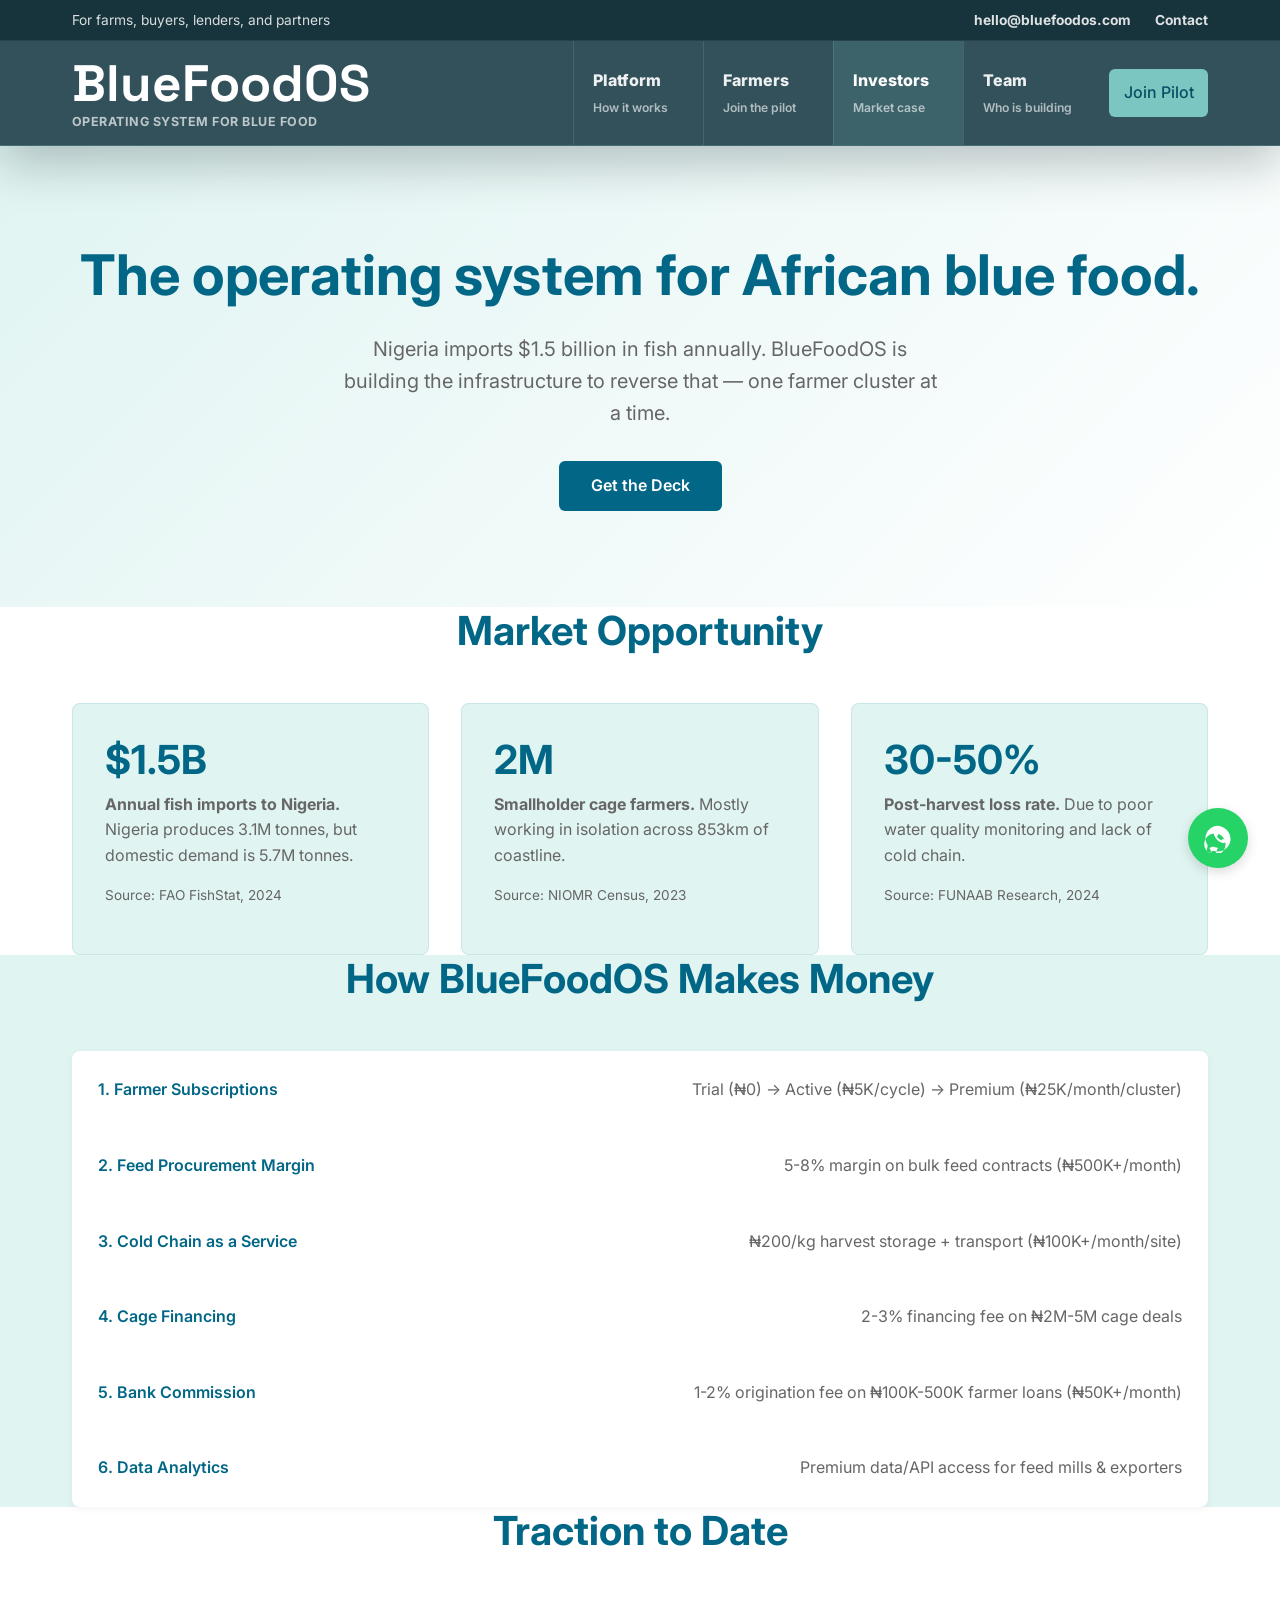
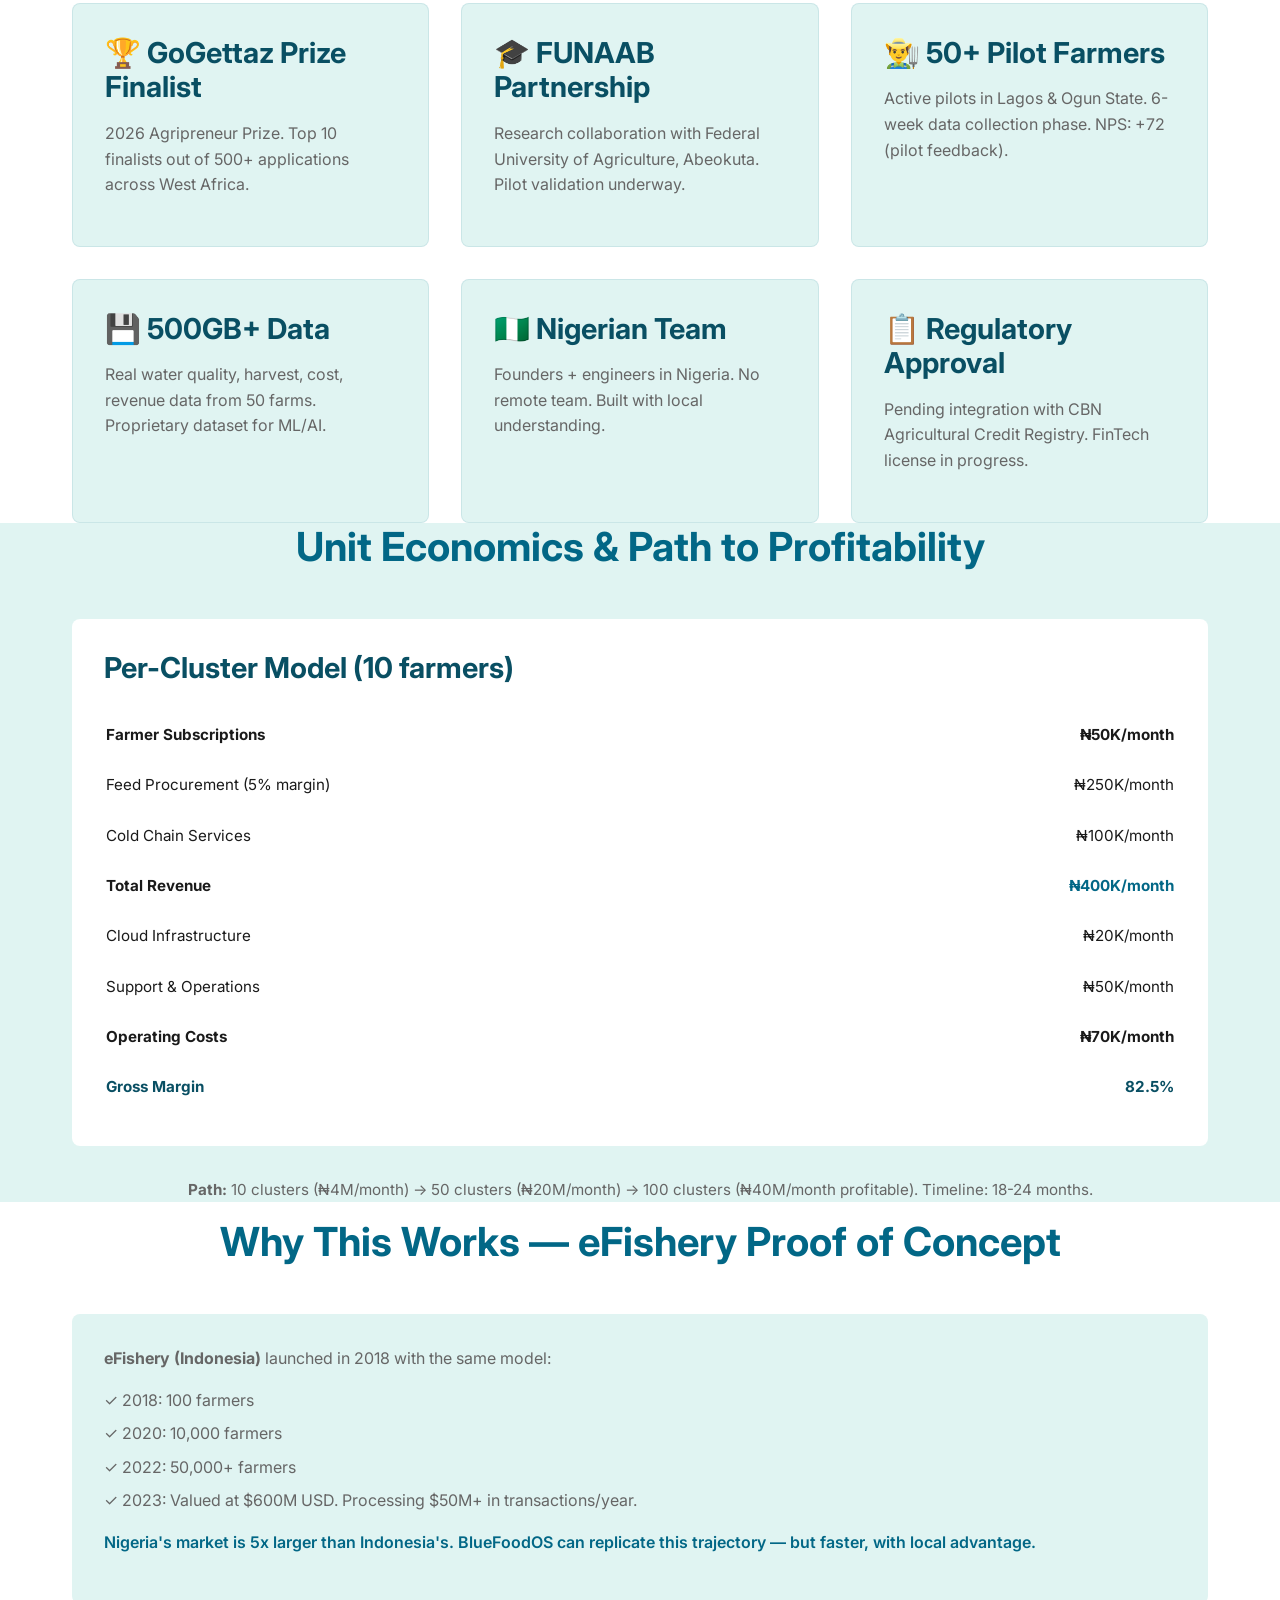
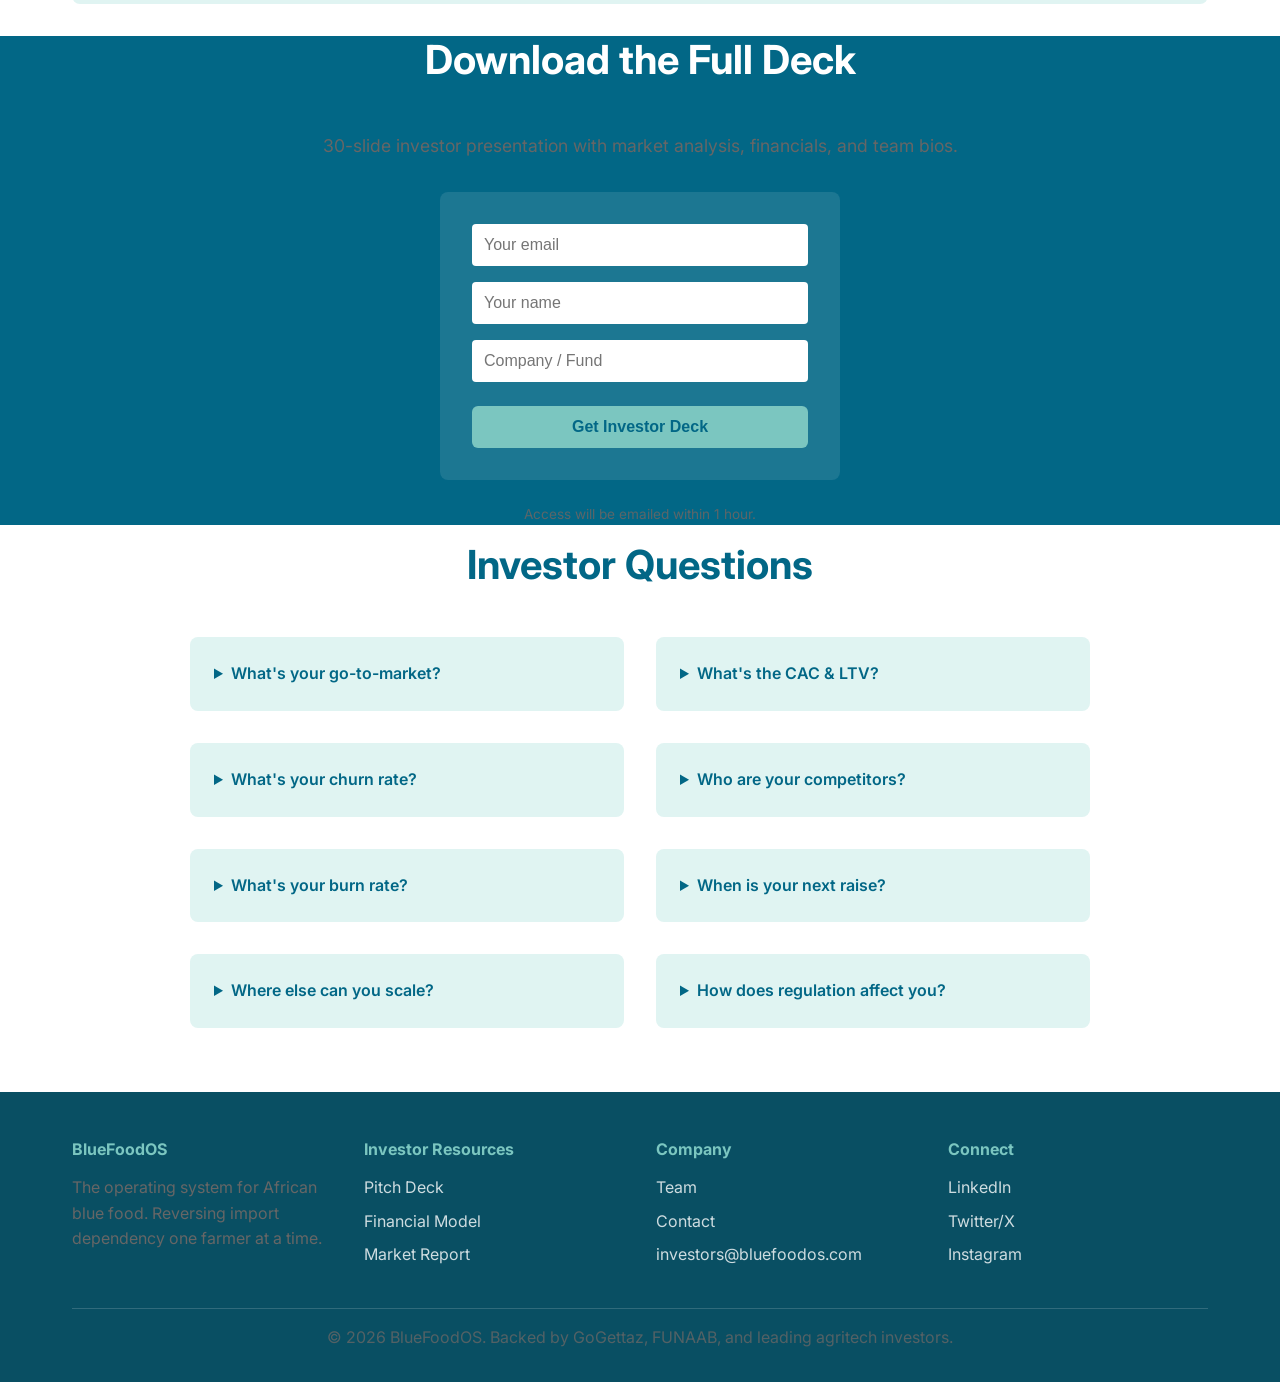
<file: website/investors.html>
<!DOCTYPE html>
<html lang="en">
<head>
    <meta charset="UTF-8">
    <meta name="viewport" content="width=device-width, initial-scale=1.0">
    <meta name="description" content="BlueFoodOS Investor Page - Nigeria's $1.5B fish import market. Operating system for blue food. Join us in reversing Africa's fish import dependency.">
    <title>For Investors - BlueFoodOS</title>
    <link rel="stylesheet" href="styles.css">
    <link href="https://fonts.googleapis.com/css2?family=Inter:wght@400;500;600;700&family=DM+Sans:wght@400;500;700&family=Space+Grotesk:wght@400;500;700&display=swap" rel="stylesheet">
</head>
<body>
    <header class="site-header large-site-header">
        <div class="nav-utility">
            <div class="container nav-utility-inner">
                <span>For farms, buyers, lenders, and partners</span>
                <div>
                    <a href="mailto:hello@bluefoodos.com">hello@bluefoodos.com</a>
                    <a href="/website/contact.html">Contact</a>
                </div>
            </div>
        </div>
        <nav class="container main-nav" aria-label="Primary navigation">
            <a href="/website/index.html" class="logo large-logo">
                <span>BlueFoodOS</span>
                <small>Operating system for blue food</small>
            </a>
            <ul class="nav-links large-nav-links">
                <li>
                    <a href="/website/platform.html">
                        <span>Platform</span>
                        <small>How it works</small>
                    </a>
                </li>
                <li>
                    <a href="/website/farmers.html">
                        <span>Farmers</span>
                        <small>Join the pilot</small>
                    </a>
                </li>
                <li>
                    <a href="/website/investors.html" aria-current="page">
                        <span>Investors</span>
                        <small>Market case</small>
                    </a>
                </li>
                <li>
                    <a href="/website/team.html">
                        <span>Team</span>
                        <small>Who is building</small>
                    </a>
                </li>
                <li><a href="/website/farmers.html" class="nav-cta">Join Pilot</a></li>
            </ul>
        </nav>
    </header>

    <!-- Hero -->
    <section class="hero">
        <div class="container">
            <h1>The operating system for African blue food.</h1>
            <p class="hero-subtitle">Nigeria imports $1.5 billion in fish annually. BlueFoodOS is building the infrastructure to reverse that — one farmer cluster at a time.</p>
            <a href="mailto:investors@bluefoodos.com" class="btn btn-primary">Get the Deck</a>
        </div>
    </section>

    <!-- Market Opportunity -->
    <section>
        <div class="container">
            <h2>Market Opportunity</h2>
            <div class="grid">
                <div class="card">
                    <h3 style="font-size: 2.5rem; color: var(--primary); margin-bottom: 0.5rem;">$1.5B</h3>
                    <p><strong>Annual fish imports to Nigeria.</strong> Nigeria produces 3.1M tonnes, but domestic demand is 5.7M tonnes.</p>
                    <p style="font-size: 0.85rem; color: var(--text-light);">Source: FAO FishStat, 2024</p>
                </div>
                <div class="card">
                    <h3 style="font-size: 2.5rem; color: var(--primary); margin-bottom: 0.5rem;">2M</h3>
                    <p><strong>Smallholder cage farmers.</strong> Mostly working in isolation across 853km of coastline.</p>
                    <p style="font-size: 0.85rem; color: var(--text-light);">Source: NIOMR Census, 2023</p>
                </div>
                <div class="card">
                    <h3 style="font-size: 2.5rem; color: var(--primary); margin-bottom: 0.5rem;">30-50%</h3>
                    <p><strong>Post-harvest loss rate.</strong> Due to poor water quality monitoring and lack of cold chain.</p>
                    <p style="font-size: 0.85rem; color: var(--text-light);">Source: FUNAAB Research, 2024</p>
                </div>
            </div>
        </div>
    </section>

    <!-- The Model -->
    <section style="background: var(--bg-light);">
        <div class="container">
            <h2>How BlueFoodOS Makes Money</h2>
            <table style="width: 100%; background: var(--white); border-radius: 8px; overflow: hidden; box-shadow: 0 2px 8px rgba(0,0,0,0.05);">
                <tr style="border-bottom: 1px solid #e0e0e0;">
                    <td style="padding: 1.5rem; font-weight: 600; color: var(--primary);">1. Farmer Subscriptions</td>
                    <td style="padding: 1.5rem; text-align: right; color: var(--text-light);">Trial (₦0) → Active (₦5K/cycle) → Premium (₦25K/month/cluster)</td>
                </tr>
                <tr style="border-bottom: 1px solid #e0e0e0;">
                    <td style="padding: 1.5rem; font-weight: 600; color: var(--primary);">2. Feed Procurement Margin</td>
                    <td style="padding: 1.5rem; text-align: right; color: var(--text-light);">5-8% margin on bulk feed contracts (₦500K+/month)</td>
                </tr>
                <tr style="border-bottom: 1px solid #e0e0e0;">
                    <td style="padding: 1.5rem; font-weight: 600; color: var(--primary);">3. Cold Chain as a Service</td>
                    <td style="padding: 1.5rem; text-align: right; color: var(--text-light);">₦200/kg harvest storage + transport (₦100K+/month/site)</td>
                </tr>
                <tr style="border-bottom: 1px solid #e0e0e0;">
                    <td style="padding: 1.5rem; font-weight: 600; color: var(--primary);">4. Cage Financing</td>
                    <td style="padding: 1.5rem; text-align: right; color: var(--text-light);">2-3% financing fee on ₦2M-5M cage deals</td>
                </tr>
                <tr style="border-bottom: 1px solid #e0e0e0;">
                    <td style="padding: 1.5rem; font-weight: 600; color: var(--primary);">5. Bank Commission</td>
                    <td style="padding: 1.5rem; text-align: right; color: var(--text-light);">1-2% origination fee on ₦100K-500K farmer loans (₦50K+/month)</td>
                </tr>
                <tr>
                    <td style="padding: 1.5rem; font-weight: 600; color: var(--primary);">6. Data Analytics</td>
                    <td style="padding: 1.5rem; text-align: right; color: var(--text-light);">Premium data/API access for feed mills & exporters</td>
                </tr>
            </table>
        </div>
    </section>

    <!-- Traction -->
    <section>
        <div class="container">
            <h2>Traction to Date</h2>
            <div class="grid">
                <div class="card">
                    <h3>🏆 GoGettaz Prize Finalist</h3>
                    <p>2026 Agripreneur Prize. Top 10 finalists out of 500+ applications across West Africa.</p>
                </div>
                <div class="card">
                    <h3>🎓 FUNAAB Partnership</h3>
                    <p>Research collaboration with Federal University of Agriculture, Abeokuta. Pilot validation underway.</p>
                </div>
                <div class="card">
                    <h3>👨‍🌾 50+ Pilot Farmers</h3>
                    <p>Active pilots in Lagos & Ogun State. 6-week data collection phase. NPS: +72 (pilot feedback).</p>
                </div>
                <div class="card">
                    <h3>💾 500GB+ Data</h3>
                    <p>Real water quality, harvest, cost, revenue data from 50 farms. Proprietary dataset for ML/AI.</p>
                </div>
                <div class="card">
                    <h3>🇳🇬 Nigerian Team</h3>
                    <p>Founders + engineers in Nigeria. No remote team. Built with local understanding.</p>
                </div>
                <div class="card">
                    <h3>📋 Regulatory Approval</h3>
                    <p>Pending integration with CBN Agricultural Credit Registry. FinTech license in progress.</p>
                </div>
            </div>
        </div>
    </section>

    <!-- Unit Economics -->
    <section style="background: var(--bg-light);">
        <div class="container">
            <h2>Unit Economics & Path to Profitability</h2>
            <div style="background: var(--white); padding: 2rem; border-radius: 8px; margin-bottom: 2rem;">
                <h3 style="margin-bottom: 1.5rem;">Per-Cluster Model (10 farmers)</h3>
                <table style="width: 100%; font-size: 0.95rem;">
                    <tr style="border-bottom: 1px solid #e0e0e0;">
                        <td style="padding: 0.75rem 0;"><strong>Farmer Subscriptions</strong></td>
                        <td style="padding: 0.75rem 0; text-align: right;"><strong>₦50K/month</strong></td>
                    </tr>
                    <tr style="border-bottom: 1px solid #e0e0e0;">
                        <td style="padding: 0.75rem 0;">Feed Procurement (5% margin)</td>
                        <td style="padding: 0.75rem 0; text-align: right;">₦250K/month</td>
                    </tr>
                    <tr style="border-bottom: 1px solid #e0e0e0;">
                        <td style="padding: 0.75rem 0;">Cold Chain Services</td>
                        <td style="padding: 0.75rem 0; text-align: right;">₦100K/month</td>
                    </tr>
                    <tr style="border-bottom: 2px solid var(--primary);">
                        <td style="padding: 0.75rem 0;"><strong>Total Revenue</strong></td>
                        <td style="padding: 0.75rem 0; text-align: right; font-weight: 700; color: var(--primary);"><strong>₦400K/month</strong></td>
                    </tr>
                    <tr style="border-bottom: 1px solid #e0e0e0;">
                        <td style="padding: 0.75rem 0;">Cloud Infrastructure</td>
                        <td style="padding: 0.75rem 0; text-align: right;">₦20K/month</td>
                    </tr>
                    <tr style="border-bottom: 1px solid #e0e0e0;">
                        <td style="padding: 0.75rem 0;">Support & Operations</td>
                        <td style="padding: 0.75rem 0; text-align: right;">₦50K/month</td>
                    </tr>
                    <tr style="border-bottom: 2px solid var(--primary);">
                        <td style="padding: 0.75rem 0;"><strong>Operating Costs</strong></td>
                        <td style="padding: 0.75rem 0; text-align: right; font-weight: 700;"><strong>₦70K/month</strong></td>
                    </tr>
                    <tr>
                        <td style="padding: 0.75rem 0; font-weight: 700; color: var(--secondary);"><strong>Gross Margin</strong></td>
                        <td style="padding: 0.75rem 0; text-align: right; font-weight: 700; color: var(--secondary);"><strong>82.5%</strong></td>
                    </tr>
                </table>
            </div>
            <p style="text-align: center; color: var(--text-light); font-size: 0.95rem;"><strong>Path:</strong> 10 clusters (₦4M/month) → 50 clusters (₦20M/month) → 100 clusters (₦40M/month profitable). Timeline: 18-24 months.</p>
        </div>
    </section>

    <!-- Comparables -->
    <section>
        <div class="container">
            <h2>Why This Works — eFishery Proof of Concept</h2>
            <div style="background: var(--bg-light); padding: 2rem; border-radius: 8px; margin-bottom: 2rem;">
                <p><strong>eFishery (Indonesia)</strong> launched in 2018 with the same model:</p>
                <ul style="margin: 1rem 0; list-style: none; color: var(--text-light);">
                    <li style="margin-bottom: 0.5rem;">✓ 2018: 100 farmers</li>
                    <li style="margin-bottom: 0.5rem;">✓ 2020: 10,000 farmers</li>
                    <li style="margin-bottom: 0.5rem;">✓ 2022: 50,000+ farmers</li>
                    <li style="margin-bottom: 0.5rem;">✓ 2023: Valued at $600M USD. Processing $50M+ in transactions/year.</li>
                </ul>
                <p style="margin-top: 1rem; font-weight: 600; color: var(--primary);">Nigeria's market is 5x larger than Indonesia's. BlueFoodOS can replicate this trajectory — but faster, with local advantage.</p>
            </div>
        </div>
    </section>

    <!-- Deck Download -->
    <section style="background: var(--primary); color: var(--white);">
        <div class="container" style="text-align: center;">
            <h2 style="color: var(--white);">Download the Full Deck</h2>
            <p style="margin-bottom: 2rem; font-size: 1.1rem;">30-slide investor presentation with market analysis, financials, and team bios.</p>
            <form style="max-width: 400px; margin: 0 auto; background: rgba(255,255,255,0.1); padding: 2rem; border-radius: 8px;">
                <input type="email" placeholder="Your email" required style="width: 100%; padding: 0.75rem; margin-bottom: 1rem; border: none; border-radius: 4px; font-size: 1rem;">
                <input type="text" placeholder="Your name" required style="width: 100%; padding: 0.75rem; margin-bottom: 1rem; border: none; border-radius: 4px; font-size: 1rem;">
                <input type="text" placeholder="Company / Fund" required style="width: 100%; padding: 0.75rem; margin-bottom: 1.5rem; border: none; border-radius: 4px; font-size: 1rem;">
                <button type="submit" class="btn" style="width: 100%; background: var(--accent); color: var(--primary); font-weight: 600;">Get Investor Deck</button>
            </form>
            <p style="margin-top: 1.5rem; font-size: 0.85rem; opacity: 0.9;">Access will be emailed within 1 hour.</p>
        </div>
    </section>

    <!-- Investor FAQs -->
    <section>
        <div class="container">
            <h2>Investor Questions</h2>
            <div style="max-width: 900px; margin: 0 auto; display: grid; grid-template-columns: 1fr 1fr; gap: 2rem;">
                <details style="background: var(--bg-light); padding: 1.5rem; border-radius: 8px; cursor: pointer;">
                    <summary style="font-weight: 600; color: var(--primary); font-size: 1rem;">What's your go-to-market?</summary>
                    <p style="margin-top: 1rem; font-size: 0.95rem;">USSD-first + WhatsApp. Farmers buy directly. We pilot clusters with local associations and Lagos state partners.</p>
                </details>
                <details style="background: var(--bg-light); padding: 1.5rem; border-radius: 8px; cursor: pointer;">
                    <summary style="font-weight: 600; color: var(--primary); font-size: 1rem;">What's the CAC & LTV?</summary>
                    <p style="margin-top: 1rem; font-size: 0.95rem;">CAC: ₦2K-5K (referral + SMS). LTV: ₦200K+ (3-year subscription + procurement). LTV:CAC = 40-50x.</p>
                </details>
                <details style="background: var(--bg-light); padding: 1.5rem; border-radius: 8px; cursor: pointer;">
                    <summary style="font-weight: 600; color: var(--primary); font-size: 1rem;">What's your churn rate?</summary>
                    <p style="margin-top: 1rem; font-size: 0.95rem;">Pilot cohort: 4% monthly churn. Mostly due to relocations. NPS: +72. Low involuntary churn.</p>
                </details>
                <details style="background: var(--bg-light); padding: 1.5rem; border-radius: 8px; cursor: pointer;">
                    <summary style="font-weight: 600; color: var(--primary); font-size: 1rem;">Who are your competitors?</summary>
                    <p style="margin-top: 1rem; font-size: 0.95rem;">No direct competitor in Nigeria. eFishery (Indonesia) is inspiration, not competition. We're earlier and more B2B-focused.</p>
                </details>
                <details style="background: var(--bg-light); padding: 1.5rem; border-radius: 8px; cursor: pointer;">
                    <summary style="font-weight: 600; color: var(--primary); font-size: 1rem;">What's your burn rate?</summary>
                    <p style="margin-top: 1rem; font-size: 0.95rem;">Pilot phase: ₦5M/month. Runway: 18 months on current cap table. Breakeven at 10 clusters (₦4M revenue/month).</p>
                </details>
                <details style="background: var(--bg-light); padding: 1.5rem; border-radius: 8px; cursor: pointer;">
                    <summary style="font-weight: 600; color: var(--primary); font-size: 1rem;">When is your next raise?</summary>
                    <p style="margin-top: 1rem; font-size: 0.95rem;">Series A: Q3 2026 ($2M target). We're currently in pre-seed conversations. Interested? Let's talk.</p>
                </details>
                <details style="background: var(--bg-light); padding: 1.5rem; border-radius: 8px; cursor: pointer;">
                    <summary style="font-weight: 600; color: var(--primary); font-size: 1rem;">Where else can you scale?</summary>
                    <p style="margin-top: 1rem; font-size: 0.95rem;">Ghana, Côte d'Ivoire, Cameroon have similar gaps. Same product, local ops. But Nigeria first.</p>
                </details>
                <details style="background: var(--bg-light); padding: 1.5rem; border-radius: 8px; cursor: pointer;">
                    <summary style="font-weight: 600; color: var(--primary); font-size: 1rem;">How does regulation affect you?</summary>
                    <p style="margin-top: 1rem; font-size: 0.95rem;">CBN supportive of agritech. FinTech framework applies. We're compliant. No major regulatory risk identified.</p>
                </details>
            </div>
        </div>
    </section>

    <!-- Footer -->
    <footer>
        <div class="container">
            <div class="footer-content">
                <div class="footer-section">
                    <h4>BlueFoodOS</h4>
                    <p>The operating system for African blue food. Reversing import dependency one farmer at a time.</p>
                </div>
                <div class="footer-section">
                    <h4>Investor Resources</h4>
                    <ul>
                        <li><a href="#">Pitch Deck</a></li>
                        <li><a href="#">Financial Model</a></li>
                        <li><a href="#">Market Report</a></li>
                    </ul>
                </div>
                <div class="footer-section">
                    <h4>Company</h4>
                    <ul>
                        <li><a href="/website/team.html">Team</a></li>
                        <li><a href="/website/contact.html">Contact</a></li>
                        <li><a href="mailto:investors@bluefoodos.com">investors@bluefoodos.com</a></li>
                    </ul>
                </div>
                <div class="footer-section">
                    <h4>Connect</h4>
                    <ul>
                        <li><a href="https://www.linkedin.com/company/bluefoodos" target="_blank">LinkedIn</a></li>
                        <li><a href="https://twitter.com/bluefoodos" target="_blank">Twitter/X</a></li>
                        <li><a href="https://instagram.com/bluefoodos" target="_blank">Instagram</a></li>
                    </ul>
                </div>
            </div>
            <div class="footer-bottom">
                <p>&copy; 2026 BlueFoodOS. Backed by GoGettaz, FUNAAB, and leading agritech investors.</p>
            </div>
        </div>
    </footer>

    <!-- WhatsApp Button -->
    <a href="https://wa.me/2348000000000?text=Hello%20BlueFoodOS%2C%20I%27d%20like%20to%20discuss%20investment%20opportunities" class="whatsapp-btn" target="_blank" title="Chat with us on WhatsApp">
        <svg viewBox="0 0 24 24" xmlns="http://www.w3.org/2000/svg"><path d="M17.6915026,13.4744748 C17.4744531,13.3899899 16.3283589,12.8170226 16.1169733,12.7329624 C15.9055878,12.6489022 15.7515771,12.6115972 15.5975665,12.8289961 C15.4435558,13.046395 15.0274926,13.5515012 14.8892384,13.7052389 C14.7509842,13.8589766 14.6127301,13.8949651 14.3956806,13.7104773 C14.1786312,13.5259894 13.4915502,13.315722 12.6563168,12.5408834 C11.9591624,11.9213159 11.4799054,11.1561855 11.3416513,10.9386865 C11.2033971,10.7211876 11.3139001,10.6152811 11.4323744,10.4310927 C11.5384628,10.267253 11.6563168,10.0423311 11.7625622,9.91398519 C11.8688076,9.78563922 11.9274276,9.69565703 12.0456856,9.54191929 C12.1639437,9.38818155 12.1055237,9.25983558 12.0471036,9.17525268 C11.9886835,9.09066978 11.509427,8.01036449 11.3139001,7.52792048 C11.1242854,7.07378829 10.930626,6.99920539 10.7515771,6.99920539 C10.5974526,6.99920539 10.4434419,6.99920539 10.2893914,6.99920539 C10.1353808,6.99920539 9.88193904,7.05676252 9.67055344,7.27345875 C9.45916783,7.49015498 8.86304374,8.06314288 8.86304374,9.14344819 C8.86304374,10.2237535 9.68639053,11.2691094 9.79263595,11.4228471 C9.89888136,11.5765849 11.4799054,14.1661636 13.8331238,15.2173704 C14.4052722,15.5045388 14.8527055,15.6840855 15.2032718,15.8240438 C15.7753547,16.0413427 16.2940057,16.0185572 16.7124295,15.9597405 C17.1785407,15.8949651 18.1414047,15.3947834 18.3370317,14.8383191 C18.5326586,14.2818548 18.5326586,13.8118341 18.4746656,13.7104773 C18.4166727,13.6091205 18.2624214,13.5657852 18.0450663,13.4744748 Z M12.0045472,19.7374899 C10.7928902,19.7374899 9.61147401,19.4878535 8.52798846,19.0003393 L8.22227134,18.8783739 L7.86850913,18.9559922 C6.92202706,19.1616122 6.07571841,19.4320842 5.32268908,19.7582143 L5.04456,19.8745101 L5.20883618,20.1511111 C5.35060155,20.3774084 5.74549721,21.0351709 6.04260202,21.5223013 C6.34359394,22.025698 6.67107863,22.5609696 6.77349947,22.7224549 L7.04172035,23.1322221 L6.72932949,23.1968975 C5.96983916,23.349495 5.22098328,23.408356 4.49274084,23.3744869 L4.14897862,23.3576597 L3.84586556,23.0833316 C2.13931816,21.5394242 1.01523384,19.3836389 1.01523384,16.9646073 C1.01523384,12.2284988 4.80088528,8.44284736 9.53702305,8.44284736 C14.2731608,8.44284736 18.0587863,12.2284988 18.0587863,16.9646073 C18.0587863,21.7007157 14.2731608,25.4863671 9.53702305,25.4863671 Z M12.0045472,2.18411999 C6.4575788,2.18411999 1.98983886,6.65185993 1.98983886,12.1988183 C1.98983886,14.2818548 2.62136505,16.2189455 3.74543937,17.8265698 L3.10915504,21.1518055 C2.93934571,22.0626524 3.34197788,22.9735306 4.15148282,23.2810078 C4.54637849,23.4305321 4.96480226,23.4305321 5.36039598,23.2810078 L8.52798846,22.1011449 C10.0082844,22.5609696 11.4799054,22.7928022 12.0045472,22.7928022 C17.5515156,22.7928022 22.019255,18.3250628 22.019255,12.7880548 C22.019255,7.25110734 17.5515156,2.78336741 12.0045472,2.18411999 Z"/></svg>
    </a>

    <script src="script.js"></script>
</body>
</html>
</file>
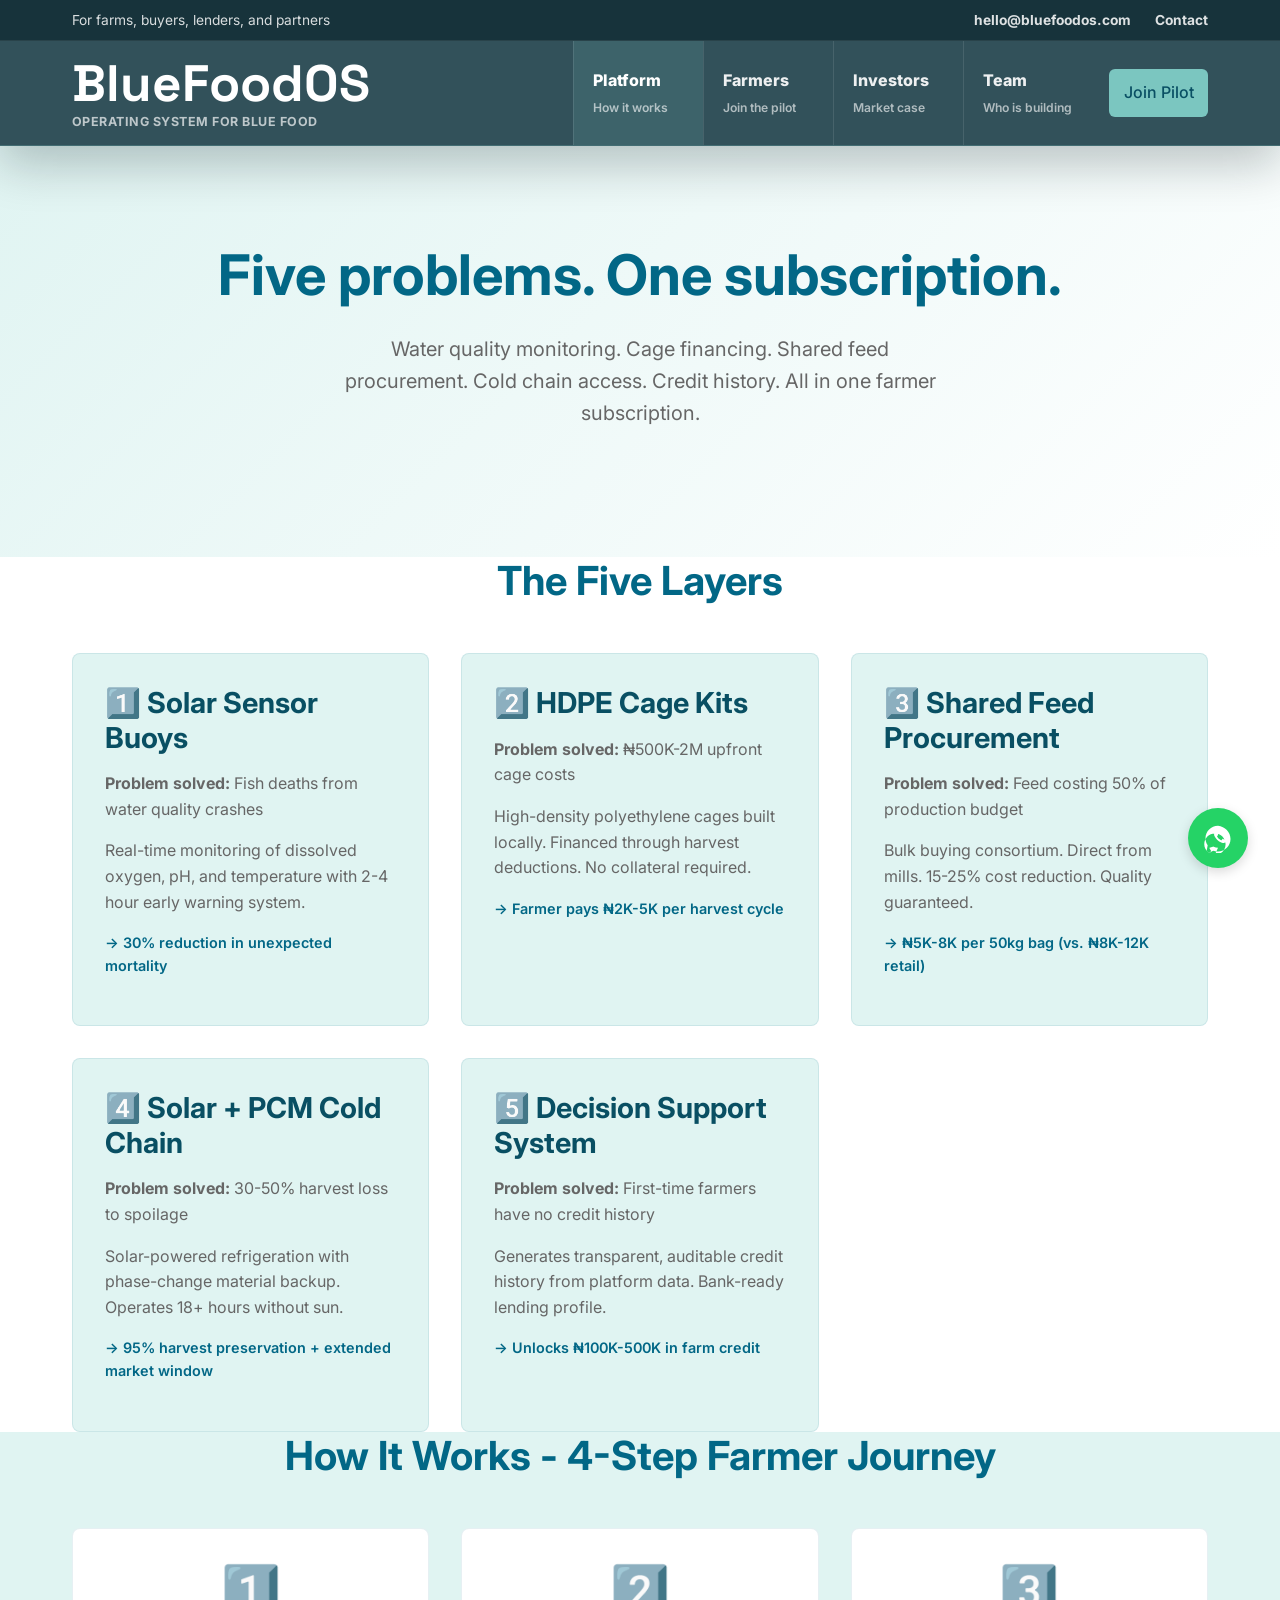
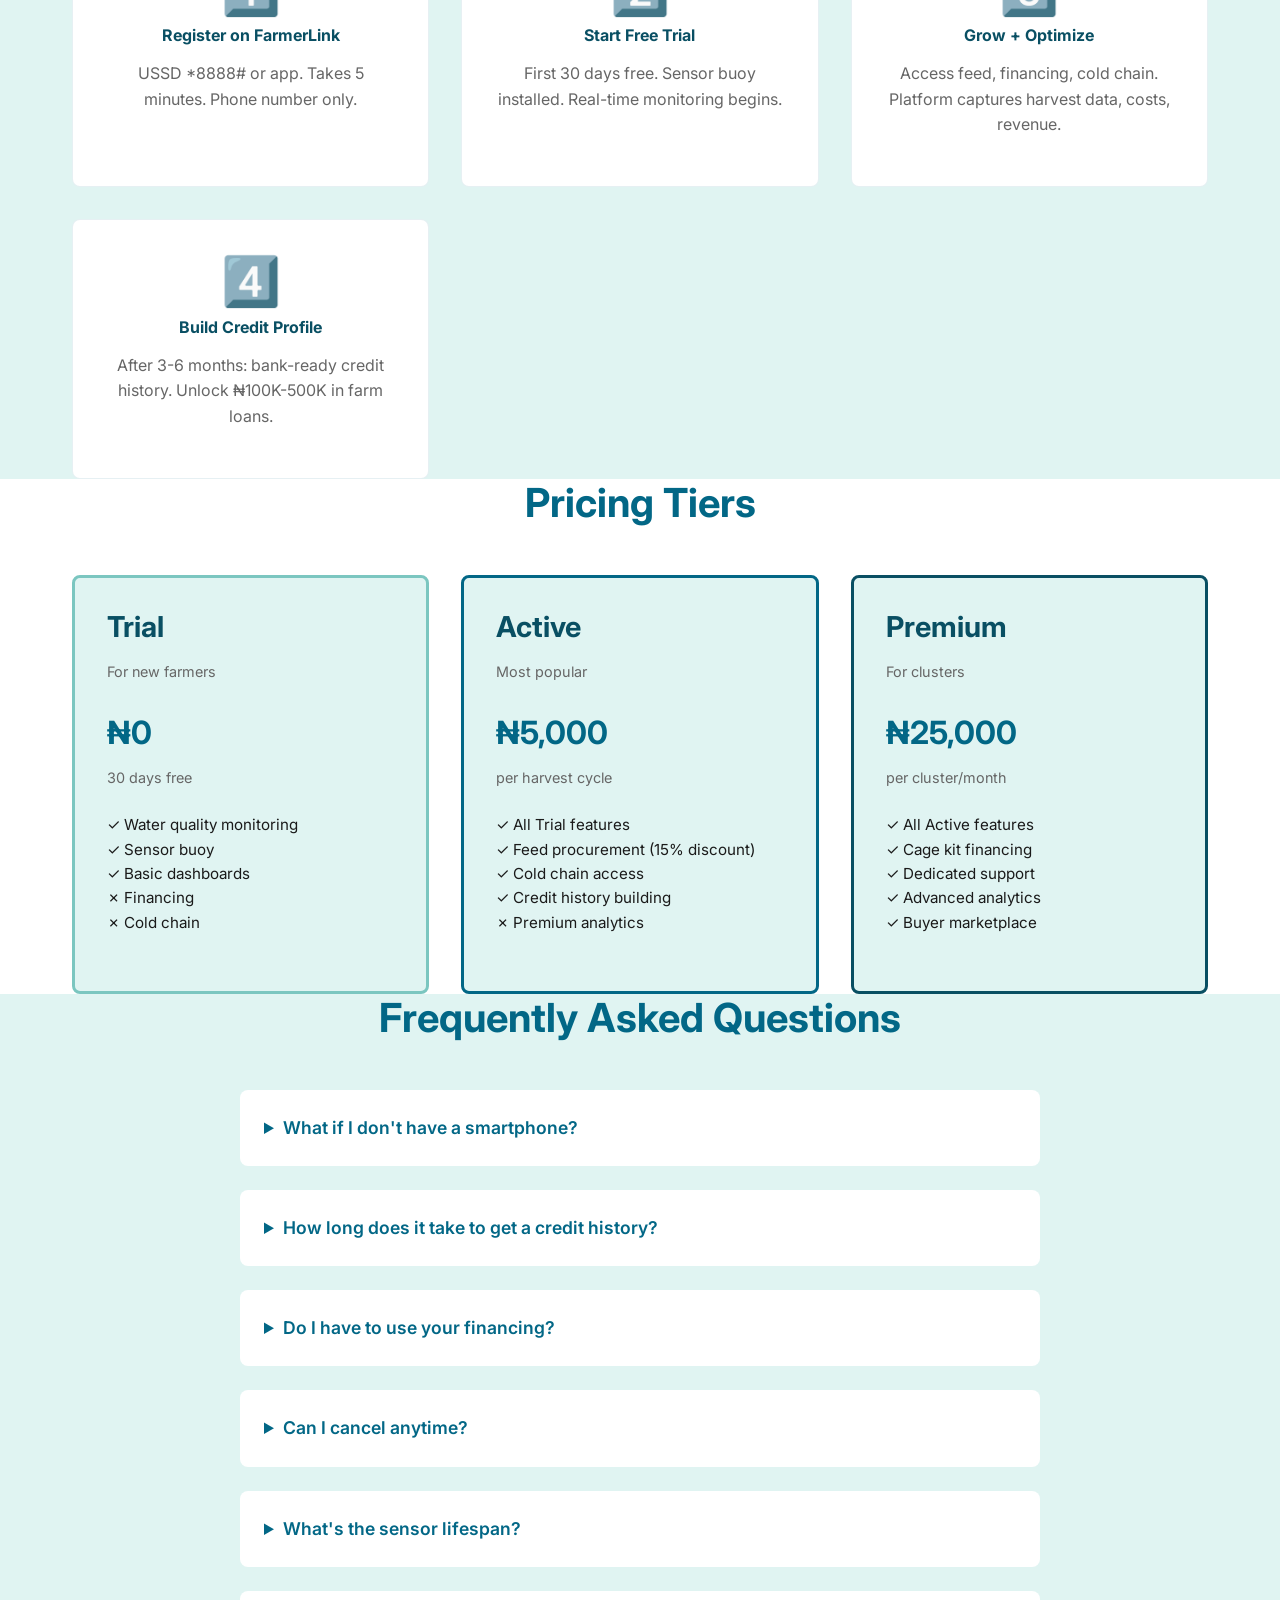
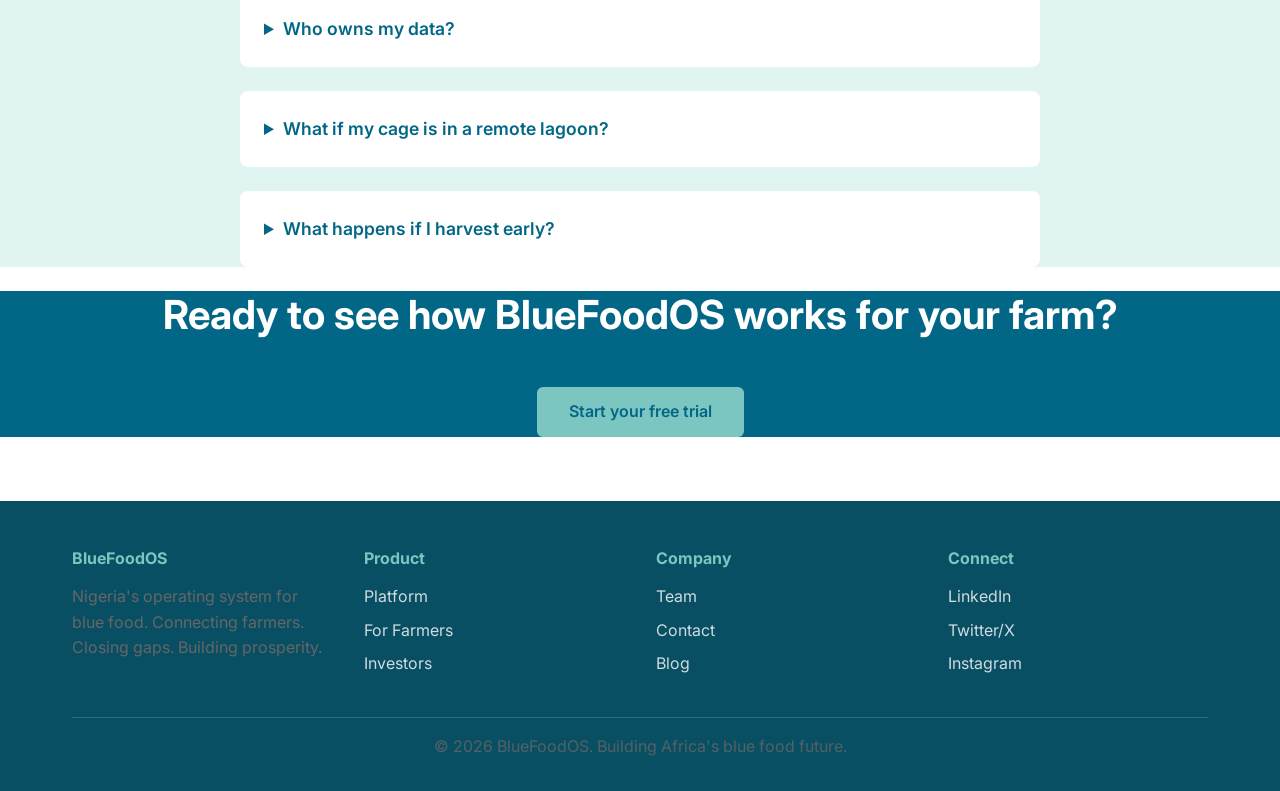
<file: website/platform.html>
<!DOCTYPE html>
<html lang="en">
<head>
    <meta charset="UTF-8">
    <meta name="viewport" content="width=device-width, initial-scale=1.0">
    <meta name="description" content="BlueFoodOS Platform - Five solutions to Nigeria's fish farming gaps. Water quality monitoring, cage financing, feed procurement, cold chain, and credit history.">
    <title>Platform - BlueFoodOS</title>
    <link rel="stylesheet" href="styles.css">
    <link href="https://fonts.googleapis.com/css2?family=Inter:wght@400;500;600;700&family=DM+Sans:wght@400;500;700&family=Space+Grotesk:wght@400;500;700&display=swap" rel="stylesheet">
</head>
<body>
    <header class="site-header large-site-header">
        <div class="nav-utility">
            <div class="container nav-utility-inner">
                <span>For farms, buyers, lenders, and partners</span>
                <div>
                    <a href="mailto:hello@bluefoodos.com">hello@bluefoodos.com</a>
                    <a href="/website/contact.html">Contact</a>
                </div>
            </div>
        </div>
        <nav class="container main-nav" aria-label="Primary navigation">
            <a href="/website/index.html" class="logo large-logo">
                <span>BlueFoodOS</span>
                <small>Operating system for blue food</small>
            </a>
            <ul class="nav-links large-nav-links">
                <li>
                    <a href="/website/platform.html" aria-current="page">
                        <span>Platform</span>
                        <small>How it works</small>
                    </a>
                </li>
                <li>
                    <a href="/website/farmers.html">
                        <span>Farmers</span>
                        <small>Join the pilot</small>
                    </a>
                </li>
                <li>
                    <a href="/website/investors.html">
                        <span>Investors</span>
                        <small>Market case</small>
                    </a>
                </li>
                <li>
                    <a href="/website/team.html">
                        <span>Team</span>
                        <small>Who is building</small>
                    </a>
                </li>
                <li><a href="/website/farmers.html" class="nav-cta">Join Pilot</a></li>
            </ul>
        </nav>
    </header>

    <!-- Hero -->
    <section class="hero">
        <div class="container">
            <h1>Five problems. One subscription.</h1>
            <p class="hero-subtitle">Water quality monitoring. Cage financing. Shared feed procurement. Cold chain access. Credit history. All in one farmer subscription.</p>
        </div>
    </section>

    <!-- Five Layers -->
    <section>
        <div class="container">
            <h2>The Five Layers</h2>
            <div class="grid">
                <div class="card">
                    <h3>1️⃣ Solar Sensor Buoys</h3>
                    <p><strong>Problem solved:</strong> Fish deaths from water quality crashes</p>
                    <p>Real-time monitoring of dissolved oxygen, pH, and temperature with 2-4 hour early warning system.</p>
                    <p style="font-size: 0.9rem; color: var(--primary); font-weight: 600;">→ 30% reduction in unexpected mortality</p>
                </div>
                <div class="card">
                    <h3>2️⃣ HDPE Cage Kits</h3>
                    <p><strong>Problem solved:</strong> ₦500K-2M upfront cage costs</p>
                    <p>High-density polyethylene cages built locally. Financed through harvest deductions. No collateral required.</p>
                    <p style="font-size: 0.9rem; color: var(--primary); font-weight: 600;">→ Farmer pays ₦2K-5K per harvest cycle</p>
                </div>
                <div class="card">
                    <h3>3️⃣ Shared Feed Procurement</h3>
                    <p><strong>Problem solved:</strong> Feed costing 50% of production budget</p>
                    <p>Bulk buying consortium. Direct from mills. 15-25% cost reduction. Quality guaranteed.</p>
                    <p style="font-size: 0.9rem; color: var(--primary); font-weight: 600;">→ ₦5K-8K per 50kg bag (vs. ₦8K-12K retail)</p>
                </div>
                <div class="card">
                    <h3>4️⃣ Solar + PCM Cold Chain</h3>
                    <p><strong>Problem solved:</strong> 30-50% harvest loss to spoilage</p>
                    <p>Solar-powered refrigeration with phase-change material backup. Operates 18+ hours without sun.</p>
                    <p style="font-size: 0.9rem; color: var(--primary); font-weight: 600;">→ 95% harvest preservation + extended market window</p>
                </div>
                <div class="card">
                    <h3>5️⃣ Decision Support System</h3>
                    <p><strong>Problem solved:</strong> First-time farmers have no credit history</p>
                    <p>Generates transparent, auditable credit history from platform data. Bank-ready lending profile.</p>
                    <p style="font-size: 0.9rem; color: var(--primary); font-weight: 600;">→ Unlocks ₦100K-500K in farm credit</p>
                </div>
            </div>
        </div>
    </section>

    <!-- How It Works -->
    <section style="background: var(--bg-light);">
        <div class="container">
            <h2>How It Works - 4-Step Farmer Journey</h2>
            <div class="grid">
                <div class="card" style="background: var(--white); text-align: center;">
                    <h3 style="font-size: 3rem; color: var(--primary); margin-bottom: 0.5rem;">1️⃣</h3>
                    <h4 style="color: var(--secondary); margin-bottom: 1rem;">Register on FarmerLink</h4>
                    <p>USSD *8888# or app. Takes 5 minutes. Phone number only.</p>
                </div>
                <div class="card" style="background: var(--white); text-align: center;">
                    <h3 style="font-size: 3rem; color: var(--primary); margin-bottom: 0.5rem;">2️⃣</h3>
                    <h4 style="color: var(--secondary); margin-bottom: 1rem;">Start Free Trial</h4>
                    <p>First 30 days free. Sensor buoy installed. Real-time monitoring begins.</p>
                </div>
                <div class="card" style="background: var(--white); text-align: center;">
                    <h3 style="font-size: 3rem; color: var(--primary); margin-bottom: 0.5rem;">3️⃣</h3>
                    <h4 style="color: var(--secondary); margin-bottom: 1rem;">Grow + Optimize</h4>
                    <p>Access feed, financing, cold chain. Platform captures harvest data, costs, revenue.</p>
                </div>
                <div class="card" style="background: var(--white); text-align: center;">
                    <h3 style="font-size: 3rem; color: var(--primary); margin-bottom: 0.5rem;">4️⃣</h3>
                    <h4 style="color: var(--secondary); margin-bottom: 1rem;">Build Credit Profile</h4>
                    <p>After 3-6 months: bank-ready credit history. Unlock ₦100K-500K in farm loans.</p>
                </div>
            </div>
        </div>
    </section>

    <!-- Pricing -->
    <section>
        <div class="container">
            <h2>Pricing Tiers</h2>
            <div class="grid">
                <div class="card" style="border: 3px solid var(--accent);">
                    <h3>Trial</h3>
                    <p style="font-size: 0.9rem; color: var(--text-light); margin-bottom: 1.5rem;">For new farmers</p>
                    <p style="font-size: 2rem; font-weight: 700; color: var(--primary); margin-bottom: 0.5rem;">₦0</p>
                    <p style="font-size: 0.9rem; margin-bottom: 1.5rem;">30 days free</p>
                    <ul style="list-style: none; margin-bottom: 1.5rem; font-size: 0.95rem;">
                        <li>✓ Water quality monitoring</li>
                        <li>✓ Sensor buoy</li>
                        <li>✓ Basic dashboards</li>
                        <li>✗ Financing</li>
                        <li>✗ Cold chain</li>
                    </ul>
                </div>
                <div class="card" style="border: 3px solid var(--primary);">
                    <h3>Active</h3>
                    <p style="font-size: 0.9rem; color: var(--text-light); margin-bottom: 1.5rem;">Most popular</p>
                    <p style="font-size: 2rem; font-weight: 700; color: var(--primary); margin-bottom: 0.5rem;">₦5,000</p>
                    <p style="font-size: 0.9rem; margin-bottom: 1.5rem;">per harvest cycle</p>
                    <ul style="list-style: none; margin-bottom: 1.5rem; font-size: 0.95rem;">
                        <li>✓ All Trial features</li>
                        <li>✓ Feed procurement (15% discount)</li>
                        <li>✓ Cold chain access</li>
                        <li>✓ Credit history building</li>
                        <li>✗ Premium analytics</li>
                    </ul>
                </div>
                <div class="card" style="border: 3px solid var(--secondary);">
                    <h3>Premium</h3>
                    <p style="font-size: 0.9rem; color: var(--text-light); margin-bottom: 1.5rem;">For clusters</p>
                    <p style="font-size: 2rem; font-weight: 700; color: var(--primary); margin-bottom: 0.5rem;">₦25,000</p>
                    <p style="font-size: 0.9rem; margin-bottom: 1.5rem;">per cluster/month</p>
                    <ul style="list-style: none; margin-bottom: 1.5rem; font-size: 0.95rem;">
                        <li>✓ All Active features</li>
                        <li>✓ Cage kit financing</li>
                        <li>✓ Dedicated support</li>
                        <li>✓ Advanced analytics</li>
                        <li>✓ Buyer marketplace</li>
                    </ul>
                </div>
            </div>
        </div>
    </section>

    <!-- FAQ -->
    <section style="background: var(--bg-light);">
        <div class="container">
            <h2>Frequently Asked Questions</h2>
            <div style="max-width: 800px; margin: 0 auto;">
                <details style="margin-bottom: 1.5rem; background: var(--white); padding: 1.5rem; border-radius: 8px; cursor: pointer;">
                    <summary style="font-weight: 600; color: var(--primary); font-size: 1.1rem;">What if I don't have a smartphone?</summary>
                    <p style="margin-top: 1rem;">USSD *8888# works on any phone. No data needed. SMS updates also available.</p>
                </details>
                <details style="margin-bottom: 1.5rem; background: var(--white); padding: 1.5rem; border-radius: 8px; cursor: pointer;">
                    <summary style="font-weight: 600; color: var(--primary); font-size: 1.1rem;">How long does it take to get a credit history?</summary>
                    <p style="margin-top: 1rem;">3-6 months of data. Banks review your BlueFoodOS dashboard directly. No credit officer needed.</p>
                </details>
                <details style="margin-bottom: 1.5rem; background: var(--white); padding: 1.5rem; border-radius: 8px; cursor: pointer;">
                    <summary style="font-weight: 600; color: var(--primary); font-size: 1.1rem;">Do I have to use your financing?</summary>
                    <p style="margin-top: 1rem;">No. Use BlueFoodOS monitoring and feed purchasing without financing. Financing is optional.</p>
                </details>
                <details style="margin-bottom: 1.5rem; background: var(--white); padding: 1.5rem; border-radius: 8px; cursor: pointer;">
                    <summary style="font-weight: 600; color: var(--primary); font-size: 1.1rem;">Can I cancel anytime?</summary>
                    <p style="margin-top: 1rem;">Yes. No lock-in. If you cancel Active subscription, financing payments continue per harvest agreement.</p>
                </details>
                <details style="margin-bottom: 1.5rem; background: var(--white); padding: 1.5rem; border-radius: 8px; cursor: pointer;">
                    <summary style="font-weight: 600; color: var(--primary); font-size: 1.1rem;">What's the sensor lifespan?</summary>
                    <p style="margin-top: 1rem;">3-5 years in seawater. Replacement cost ₦8,000 in year 4. Covered under Premium plan.</p>
                </details>
                <details style="margin-bottom: 1.5rem; background: var(--white); padding: 1.5rem; border-radius: 8px; cursor: pointer;">
                    <summary style="font-weight: 600; color: var(--primary); font-size: 1.1rem;">Who owns my data?</summary>
                    <p style="margin-top: 1rem;">You do. BlueFoodOS only uses it to power your credit profile and optimize recommendations. You can export anytime.</p>
                </details>
                <details style="margin-bottom: 1.5rem; background: var(--white); padding: 1.5rem; border-radius: 8px; cursor: pointer;">
                    <summary style="font-weight: 600; color: var(--primary); font-size: 1.1rem;">What if my cage is in a remote lagoon?</summary>
                    <p style="margin-top: 1rem;">Signal reaches 50km inland. If further, we provide satellite uplink option for Premium subscribers.</p>
                </details>
                <details style="margin-bottom: 1.5rem; background: var(--white); padding: 1.5rem; border-radius: 8px; cursor: pointer;">
                    <summary style="font-weight: 600; color: var(--primary); font-size: 1.1rem;">What happens if I harvest early?</summary>
                    <p style="margin-top: 1rem;">No penalty. Platform adapts your timeline. Financing adjusts proportionally to catch size.</p>
                </details>
            </div>
        </div>
    </section>

    <!-- CTA -->
    <section style="background: var(--primary); color: var(--white); text-align: center;">
        <div class="container">
            <h2 style="color: var(--white);">Ready to see how BlueFoodOS works for your farm?</h2>
            <a href="/website/farmers.html" class="btn" style="background: var(--accent); color: var(--primary); font-weight: 600;">Start your free trial</a>
        </div>
    </section>

    <!-- Footer -->
    <footer>
        <div class="container">
            <div class="footer-content">
                <div class="footer-section">
                    <h4>BlueFoodOS</h4>
                    <p>Nigeria's operating system for blue food. Connecting farmers. Closing gaps. Building prosperity.</p>
                </div>
                <div class="footer-section">
                    <h4>Product</h4>
                    <ul>
                        <li><a href="/website/platform.html">Platform</a></li>
                        <li><a href="/website/farmers.html">For Farmers</a></li>
                        <li><a href="/website/investors.html">Investors</a></li>
                    </ul>
                </div>
                <div class="footer-section">
                    <h4>Company</h4>
                    <ul>
                        <li><a href="/website/team.html">Team</a></li>
                        <li><a href="/website/contact.html">Contact</a></li>
                        <li><a href="#">Blog</a></li>
                    </ul>
                </div>
                <div class="footer-section">
                    <h4>Connect</h4>
                    <ul>
                        <li><a href="https://www.linkedin.com/company/bluefoodos" target="_blank">LinkedIn</a></li>
                        <li><a href="https://twitter.com/bluefoodos" target="_blank">Twitter/X</a></li>
                        <li><a href="https://instagram.com/bluefoodos" target="_blank">Instagram</a></li>
                    </ul>
                </div>
            </div>
            <div class="footer-bottom">
                <p>&copy; 2026 BlueFoodOS. Building Africa's blue food future.</p>
            </div>
        </div>
    </footer>

    <!-- WhatsApp Button -->
    <a href="https://wa.me/2348000000000?text=Hello%20BlueFoodOS%2C%20I%27d%20like%20to%20learn%20more%20about%20the%20platform" class="whatsapp-btn" target="_blank" title="Chat with us on WhatsApp">
        <svg viewBox="0 0 24 24" xmlns="http://www.w3.org/2000/svg"><path d="M17.6915026,13.4744748 C17.4744531,13.3899899 16.3283589,12.8170226 16.1169733,12.7329624 C15.9055878,12.6489022 15.7515771,12.6115972 15.5975665,12.8289961 C15.4435558,13.046395 15.0274926,13.5515012 14.8892384,13.7052389 C14.7509842,13.8589766 14.6127301,13.8949651 14.3956806,13.7104773 C14.1786312,13.5259894 13.4915502,13.315722 12.6563168,12.5408834 C11.9591624,11.9213159 11.4799054,11.1561855 11.3416513,10.9386865 C11.2033971,10.7211876 11.3139001,10.6152811 11.4323744,10.4310927 C11.5384628,10.267253 11.6563168,10.0423311 11.7625622,9.91398519 C11.8688076,9.78563922 11.9274276,9.69565703 12.0456856,9.54191929 C12.1639437,9.38818155 12.1055237,9.25983558 12.0471036,9.17525268 C11.9886835,9.09066978 11.509427,8.01036449 11.3139001,7.52792048 C11.1242854,7.07378829 10.930626,6.99920539 10.7515771,6.99920539 C10.5974526,6.99920539 10.4434419,6.99920539 10.2893914,6.99920539 C10.1353808,6.99920539 9.88193904,7.05676252 9.67055344,7.27345875 C9.45916783,7.49015498 8.86304374,8.06314288 8.86304374,9.14344819 C8.86304374,10.2237535 9.68639053,11.2691094 9.79263595,11.4228471 C9.89888136,11.5765849 11.4799054,14.1661636 13.8331238,15.2173704 C14.4052722,15.5045388 14.8527055,15.6840855 15.2032718,15.8240438 C15.7753547,16.0413427 16.2940057,16.0185572 16.7124295,15.9597405 C17.1785407,15.8949651 18.1414047,15.3947834 18.3370317,14.8383191 C18.5326586,14.2818548 18.5326586,13.8118341 18.4746656,13.7104773 C18.4166727,13.6091205 18.2624214,13.5657852 18.0450663,13.4744748 Z M12.0045472,19.7374899 C10.7928902,19.7374899 9.61147401,19.4878535 8.52798846,19.0003393 L8.22227134,18.8783739 L7.86850913,18.9559922 C6.92202706,19.1616122 6.07571841,19.4320842 5.32268908,19.7582143 L5.04456,19.8745101 L5.20883618,20.1511111 C5.35060155,20.3774084 5.74549721,21.0351709 6.04260202,21.5223013 C6.34359394,22.025698 6.67107863,22.5609696 6.77349947,22.7224549 L7.04172035,23.1322221 L6.72932949,23.1968975 C5.96983916,23.349495 5.22098328,23.408356 4.49274084,23.3744869 L4.14897862,23.3576597 L3.84586556,23.0833316 C2.13931816,21.5394242 1.01523384,19.3836389 1.01523384,16.9646073 C1.01523384,12.2284988 4.80088528,8.44284736 9.53702305,8.44284736 C14.2731608,8.44284736 18.0587863,12.2284988 18.0587863,16.9646073 C18.0587863,21.7007157 14.2731608,25.4863671 9.53702305,25.4863671 Z M12.0045472,2.18411999 C6.4575788,2.18411999 1.98983886,6.65185993 1.98983886,12.1988183 C1.98983886,14.2818548 2.62136505,16.2189455 3.74543937,17.8265698 L3.10915504,21.1518055 C2.93934571,22.0626524 3.34197788,22.9735306 4.15148282,23.2810078 C4.54637849,23.4305321 4.96480226,23.4305321 5.36039598,23.2810078 L8.52798846,22.1011449 C10.0082844,22.5609696 11.4799054,22.7928022 12.0045472,22.7928022 C17.5515156,22.7928022 22.019255,18.3250628 22.019255,12.7880548 C22.019255,7.25110734 17.5515156,2.78336741 12.0045472,2.18411999 Z"/></svg>
    </a>

    <script src="script.js"></script>
</body>
</html>
</file>
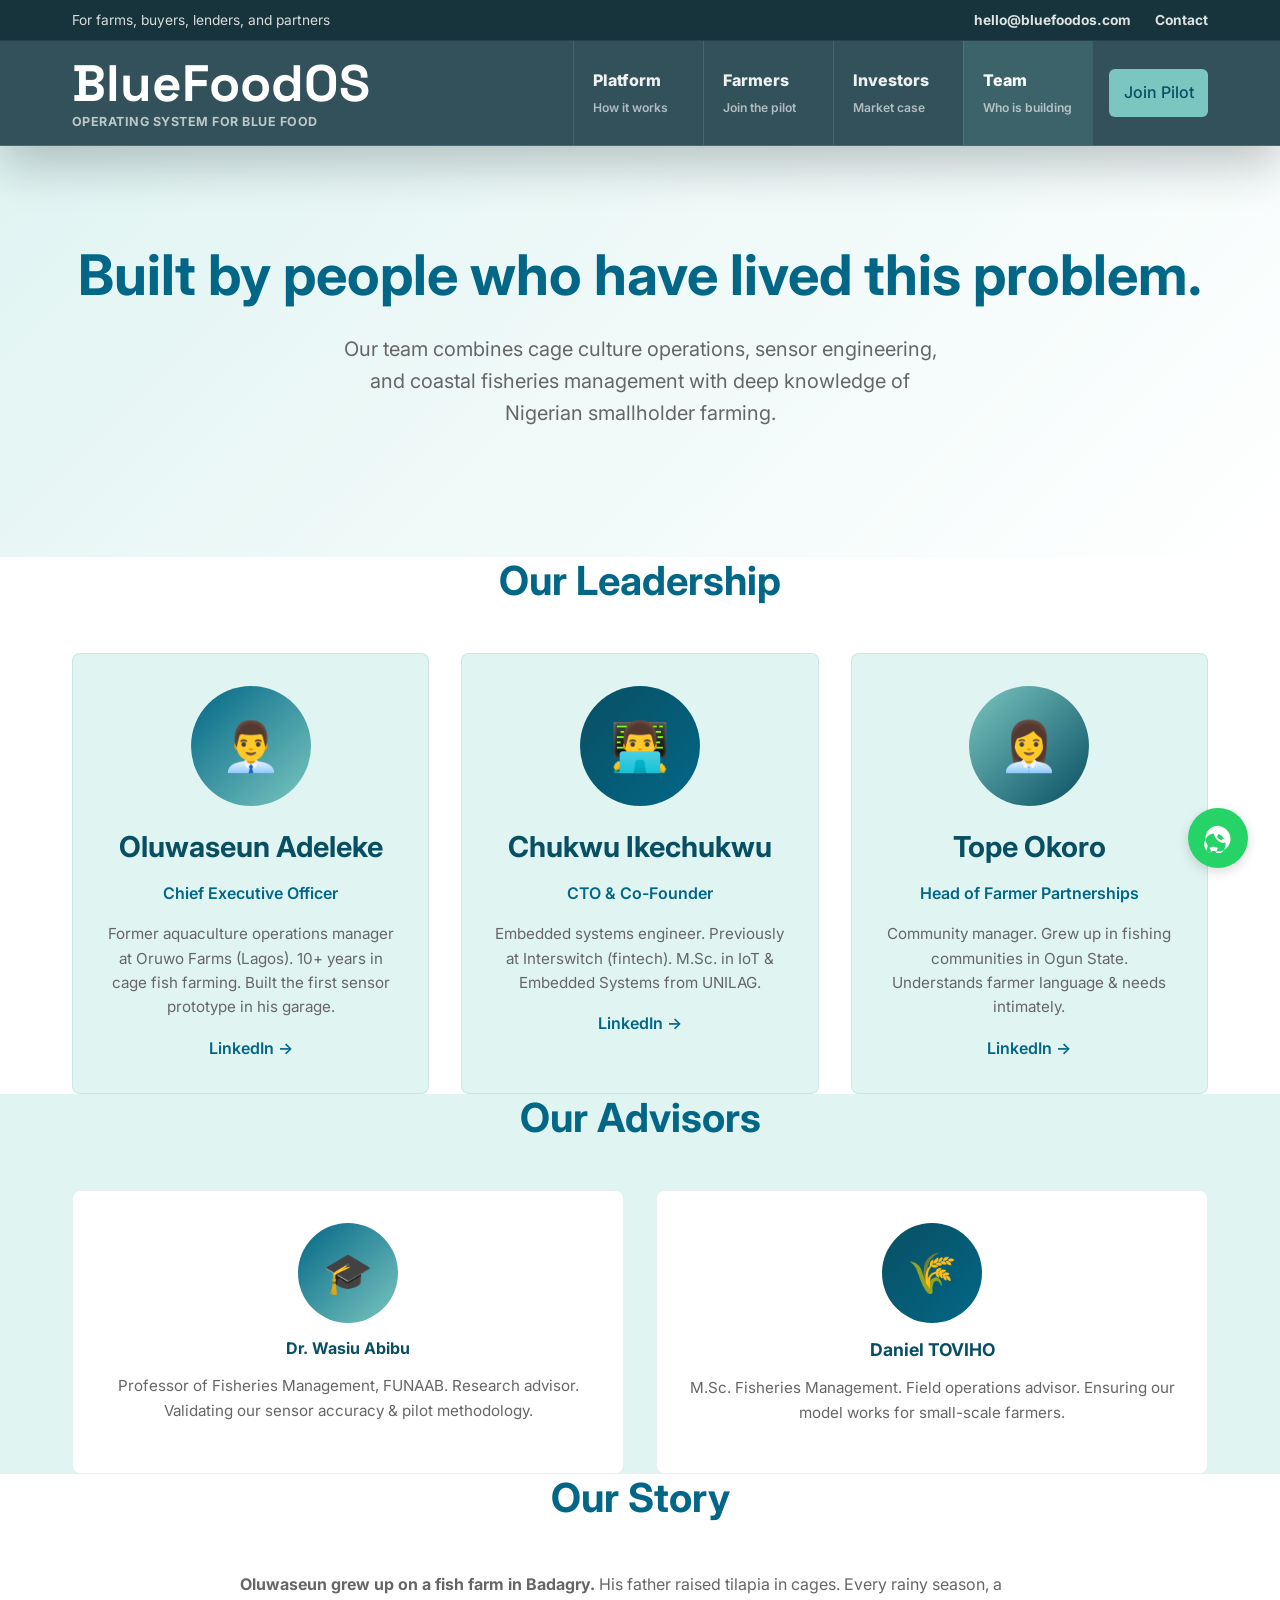
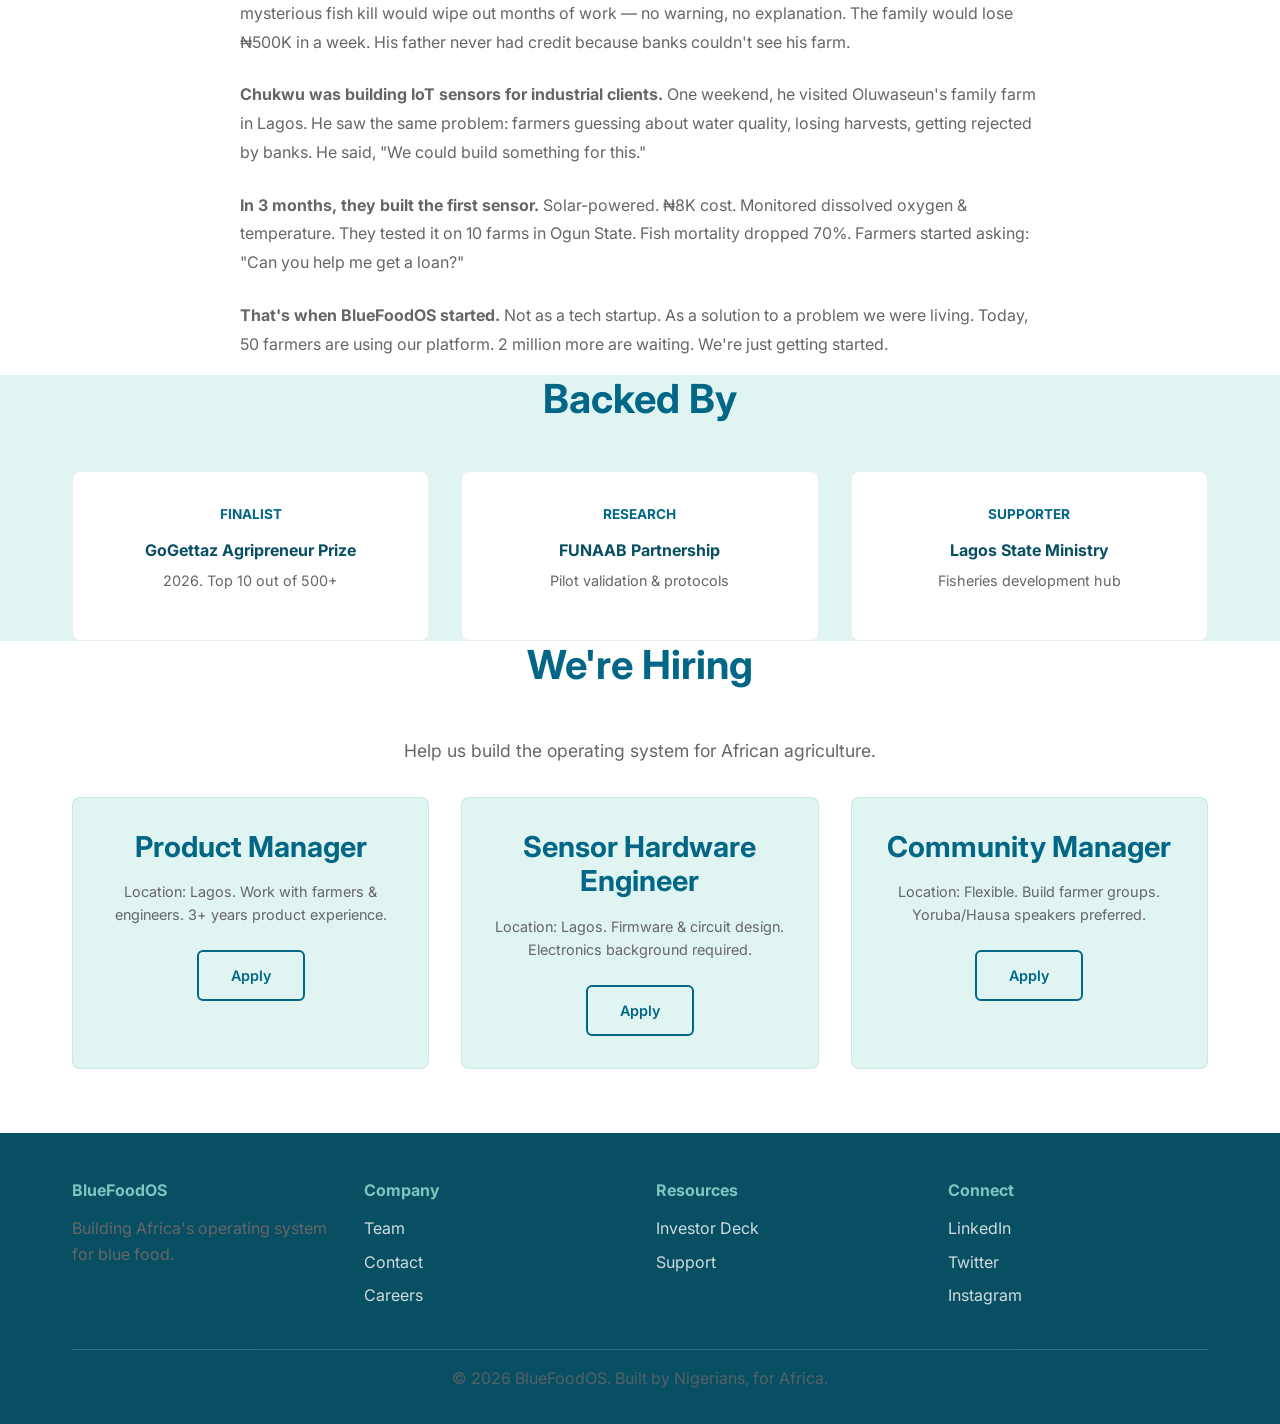
<file: website/team.html>
<!DOCTYPE html>
<html lang="en">
<head>
    <meta charset="UTF-8">
    <meta name="viewport" content="width=device-width, initial-scale=1.0">
    <meta name="description" content="BlueFoodOS Team - Built by people who have lived this problem. Combining cage culture operations, sensor engineering, and coastal fisheries management.">
    <title>Team - BlueFoodOS</title>
    <link rel="stylesheet" href="styles.css">
    <link href="https://fonts.googleapis.com/css2?family=Inter:wght@400;500;600;700&family=DM+Sans:wght@400;500;700&family=Space+Grotesk:wght@400;500;700&display=swap" rel="stylesheet">
</head>
<body>
    <!-- Navigation -->
    <header class="site-header large-site-header">
        <div class="nav-utility">
            <div class="container nav-utility-inner">
                <span>For farms, buyers, lenders, and partners</span>
                <div>
                    <a href="mailto:hello@bluefoodos.com">hello@bluefoodos.com</a>
                    <a href="/website/contact.html">Contact</a>
                </div>
            </div>
        </div>
        <nav class="container main-nav" aria-label="Primary navigation">
            <a href="/website/index.html" class="logo large-logo">
                <span>BlueFoodOS</span>
                <small>Operating system for blue food</small>
            </a>
            <ul class="nav-links large-nav-links">
                <li>
                    <a href="/website/platform.html">
                        <span>Platform</span>
                        <small>How it works</small>
                    </a>
                </li>
                <li>
                    <a href="/website/farmers.html">
                        <span>Farmers</span>
                        <small>Join the pilot</small>
                    </a>
                </li>
                <li>
                    <a href="/website/investors.html">
                        <span>Investors</span>
                        <small>Market case</small>
                    </a>
                </li>
                <li>
                    <a href="/website/team.html" aria-current="page">
                        <span>Team</span>
                        <small>Who is building</small>
                    </a>
                </li>
                <li><a href="/website/farmers.html" class="nav-cta">Join Pilot</a></li>
            </ul>
        </nav>
    </header>

    <!-- Hero -->
    <section class="hero">
        <div class="container">
            <h1>Built by people who have lived this problem.</h1>
            <p class="hero-subtitle">Our team combines cage culture operations, sensor engineering, and coastal fisheries management with deep knowledge of Nigerian smallholder farming.</p>
        </div>
    </section>

    <!-- Leadership Team -->
    <section>
        <div class="container">
            <h2>Our Leadership</h2>
            <div class="grid">
                <div class="card" style="text-align: center;">
                    <div style="width: 120px; height: 120px; background: linear-gradient(135deg, var(--primary), var(--accent)); border-radius: 50%; margin: 0 auto 1.5rem; display: flex; align-items: center; justify-content: center; color: var(--white); font-size: 3rem;">👨‍💼</div>
                    <h3>Oluwaseun Adeleke</h3>
                    <p style="color: var(--primary); font-weight: 600; margin-bottom: 1rem;">Chief Executive Officer</p>
                    <p style="font-size: 0.95rem; margin-bottom: 1rem;">Former aquaculture operations manager at Oruwo Farms (Lagos). 10+ years in cage fish farming. Built the first sensor prototype in his garage.</p>
                    <a href="https://linkedin.com" style="color: var(--primary); text-decoration: none; font-weight: 600;">LinkedIn →</a>
                </div>
                <div class="card" style="text-align: center;">
                    <div style="width: 120px; height: 120px; background: linear-gradient(135deg, var(--secondary), var(--primary)); border-radius: 50%; margin: 0 auto 1.5rem; display: flex; align-items: center; justify-content: center; color: var(--white); font-size: 3rem;">👨‍💻</div>
                    <h3>Chukwu Ikechukwu</h3>
                    <p style="color: var(--primary); font-weight: 600; margin-bottom: 1rem;">CTO & Co-Founder</p>
                    <p style="font-size: 0.95rem; margin-bottom: 1rem;">Embedded systems engineer. Previously at Interswitch (fintech). M.Sc. in IoT & Embedded Systems from UNILAG.</p>
                    <a href="https://linkedin.com" style="color: var(--primary); text-decoration: none; font-weight: 600;">LinkedIn →</a>
                </div>
                <div class="card" style="text-align: center;">
                    <div style="width: 120px; height: 120px; background: linear-gradient(135deg, var(--accent), var(--secondary)); border-radius: 50%; margin: 0 auto 1.5rem; display: flex; align-items: center; justify-content: center; color: var(--white); font-size: 3rem;">👩‍💼</div>
                    <h3>Tope Okoro</h3>
                    <p style="color: var(--primary); font-weight: 600; margin-bottom: 1rem;">Head of Farmer Partnerships</p>
                    <p style="font-size: 0.95rem; margin-bottom: 1rem;">Community manager. Grew up in fishing communities in Ogun State. Understands farmer language & needs intimately.</p>
                    <a href="https://linkedin.com" style="color: var(--primary); text-decoration: none; font-weight: 600;">LinkedIn →</a>
                </div>
            </div>
        </div>
    </section>

    <!-- Advisory Board -->
    <section style="background: var(--bg-light);">
        <div class="container">
            <h2>Our Advisors</h2>
            <div class="grid">
                <div class="card" style="background: var(--white); text-align: center;">
                    <div style="width: 100px; height: 100px; background: linear-gradient(135deg, var(--primary), var(--accent)); border-radius: 50%; margin: 0 auto 1rem; display: flex; align-items: center; justify-content: center; color: var(--white); font-size: 2.5rem;">🎓</div>
                    <h4 style="color: var(--secondary);">Dr. Wasiu Abibu</h4>
                    <p style="font-size: 0.95rem; color: var(--text-light);">Professor of Fisheries Management, FUNAAB. Research advisor. Validating our sensor accuracy & pilot methodology.</p>
                </div>
                <div class="card" style="background: var(--white); text-align: center;">
                    <div style="width: 100px; height: 100px; background: linear-gradient(135deg, var(--secondary), var(--primary)); border-radius: 50%; margin: 0 auto 1rem; display: flex; align-items: center; justify-content: center; color: var(--white); font-size: 2.5rem;">🌾</div>
                    <h3 style="font-size: 1.1rem; color: var(--secondary);">Daniel TOVIHO</h3>
                    <p style="font-size: 0.95rem; color: var(--text-light);">M.Sc. Fisheries Management. Field operations advisor. Ensuring our model works for small-scale farmers.</p>
                </div>
            </div>
        </div>
    </section>

    <!-- Our Story -->
    <section>
        <div class="container">
            <h2>Our Story</h2>
            <div style="max-width: 800px; margin: 0 auto; line-height: 1.8; color: var(--text-light); font-size: 1.05rem;">
                <p style="margin-bottom: 1.5rem;">
                    <strong>Oluwaseun grew up on a fish farm in Badagry.</strong> His father raised tilapia in cages. Every rainy season, a mysterious fish kill would wipe out months of work — no warning, no explanation. The family would lose ₦500K in a week. His father never had credit because banks couldn't see his farm.
                </p>
                <p style="margin-bottom: 1.5rem;">
                    <strong>Chukwu was building IoT sensors for industrial clients.</strong> One weekend, he visited Oluwaseun's family farm in Lagos. He saw the same problem: farmers guessing about water quality, losing harvests, getting rejected by banks. He said, "We could build something for this."
                </p>
                <p style="margin-bottom: 1.5rem;">
                    <strong>In 3 months, they built the first sensor.</strong> Solar-powered. ₦8K cost. Monitored dissolved oxygen & temperature. They tested it on 10 farms in Ogun State. Fish mortality dropped 70%. Farmers started asking: "Can you help me get a loan?"
                </p>
                <p>
                    <strong>That's when BlueFoodOS started.</strong> Not as a tech startup. As a solution to a problem we were living. Today, 50 farmers are using our platform. 2 million more are waiting. We're just getting started.
                </p>
            </div>
        </div>
    </section>

    <!-- Partners -->
    <section style="background: var(--bg-light);">
        <div class="container" style="text-align: center;">
            <h2>Backed By</h2>
            <div class="grid" style="grid-template-columns: repeat(auto-fit, minmax(200px, 1fr));">
                <div class="card" style="background: var(--white); text-align: center;">
                    <p style="font-size: 0.85rem; color: var(--primary); font-weight: 700; margin-bottom: 1rem;">FINALIST</p>
                    <h4 style="color: var(--secondary); margin-bottom: 0.5rem;">GoGettaz Agripreneur Prize</h4>
                    <p style="font-size: 0.9rem;">2026. Top 10 out of 500+</p>
                </div>
                <div class="card" style="background: var(--white); text-align: center;">
                    <p style="font-size: 0.85rem; color: var(--primary); font-weight: 700; margin-bottom: 1rem;">RESEARCH</p>
                    <h4 style="color: var(--secondary); margin-bottom: 0.5rem;">FUNAAB Partnership</h4>
                    <p style="font-size: 0.9rem;">Pilot validation & protocols</p>
                </div>
                <div class="card" style="background: var(--white); text-align: center;">
                    <p style="font-size: 0.85rem; color: var(--primary); font-weight: 700; margin-bottom: 1rem;">SUPPORTER</p>
                    <h4 style="color: var(--secondary); margin-bottom: 0.5rem;">Lagos State Ministry</h4>
                    <p style="font-size: 0.9rem;">Fisheries development hub</p>
                </div>
            </div>
        </div>
    </section>

    <!-- Join Us -->
    <section>
        <div class="container" style="text-align: center;">
            <h2>We're Hiring</h2>
            <p style="margin-bottom: 2rem; font-size: 1.1rem; color: var(--text-light);">Help us build the operating system for African agriculture.</p>
            <div class="grid" style="grid-template-columns: repeat(auto-fit, minmax(250px, 1fr));">
                <div class="card">
                    <h3 style="color: var(--primary);">Product Manager</h3>
                    <p style="font-size: 0.9rem; margin-bottom: 1.5rem;">Location: Lagos. Work with farmers & engineers. 3+ years product experience.</p>
                    <a href="mailto:careers@bluefoodos.com" class="btn btn-secondary" style="font-size: 0.9rem;">Apply</a>
                </div>
                <div class="card">
                    <h3 style="color: var(--primary);">Sensor Hardware Engineer</h3>
                    <p style="font-size: 0.9rem; margin-bottom: 1.5rem;">Location: Lagos. Firmware & circuit design. Electronics background required.</p>
                    <a href="mailto:careers@bluefoodos.com" class="btn btn-secondary" style="font-size: 0.9rem;">Apply</a>
                </div>
                <div class="card">
                    <h3 style="color: var(--primary);">Community Manager</h3>
                    <p style="font-size: 0.9rem; margin-bottom: 1.5rem;">Location: Flexible. Build farmer groups. Yoruba/Hausa speakers preferred.</p>
                    <a href="mailto:careers@bluefoodos.com" class="btn btn-secondary" style="font-size: 0.9rem;">Apply</a>
                </div>
            </div>
        </div>
    </section>

    <!-- Footer -->
    <footer>
        <div class="container">
            <div class="footer-content">
                <div class="footer-section">
                    <h4>BlueFoodOS</h4>
                    <p>Building Africa's operating system for blue food.</p>
                </div>
                <div class="footer-section">
                    <h4>Company</h4>
                    <ul>
                        <li><a href="/website/team.html">Team</a></li>
                        <li><a href="/website/contact.html">Contact</a></li>
                        <li><a href="mailto:careers@bluefoodos.com">Careers</a></li>
                    </ul>
                </div>
                <div class="footer-section">
                    <h4>Resources</h4>
                    <ul>
                        <li><a href="mailto:investors@bluefoodos.com">Investor Deck</a></li>
                        <li><a href="mailto:farmers@bluefoodos.com">Support</a></li>
                    </ul>
                </div>
                <div class="footer-section">
                    <h4>Connect</h4>
                    <ul>
                        <li><a href="https://www.linkedin.com/company/bluefoodos" target="_blank">LinkedIn</a></li>
                        <li><a href="https://twitter.com/bluefoodos" target="_blank">Twitter</a></li>
                        <li><a href="https://instagram.com/bluefoodos" target="_blank">Instagram</a></li>
                    </ul>
                </div>
            </div>
            <div class="footer-bottom">
                <p>&copy; 2026 BlueFoodOS. Built by Nigerians, for Africa.</p>
            </div>
        </div>
    </footer>

    <!-- WhatsApp Button -->
    <a href="https://wa.me/2348000000000?text=Hello%20BlueFoodOS%2C%20I%27d%20like%20to%20learn%20more%20about%20your%20team" class="whatsapp-btn" target="_blank" title="Chat with us on WhatsApp">
        <svg viewBox="0 0 24 24" xmlns="http://www.w3.org/2000/svg"><path d="M17.6915026,13.4744748 C17.4744531,13.3899899 16.3283589,12.8170226 16.1169733,12.7329624 C15.9055878,12.6489022 15.7515771,12.6115972 15.5975665,12.8289961 C15.4435558,13.046395 15.0274926,13.5515012 14.8892384,13.7052389 C14.7509842,13.8589766 14.6127301,13.8949651 14.3956806,13.7104773 C14.1786312,13.5259894 13.4915502,13.315722 12.6563168,12.5408834 C11.9591624,11.9213159 11.4799054,11.1561855 11.3416513,10.9386865 C11.2033971,10.7211876 11.3139001,10.6152811 11.4323744,10.4310927 C11.5384628,10.267253 11.6563168,10.0423311 11.7625622,9.91398519 C11.8688076,9.78563922 11.9274276,9.69565703 12.0456856,9.54191929 C12.1639437,9.38818155 12.1055237,9.25983558 12.0471036,9.17525268 C11.9886835,9.09066978 11.509427,8.01036449 11.3139001,7.52792048 C11.1242854,7.07378829 10.930626,6.99920539 10.7515771,6.99920539 C10.5974526,6.99920539 10.4434419,6.99920539 10.2893914,6.99920539 C10.1353808,6.99920539 9.88193904,7.05676252 9.67055344,7.27345875 C9.45916783,7.49015498 8.86304374,8.06314288 8.86304374,9.14344819 C8.86304374,10.2237535 9.68639053,11.2691094 9.79263595,11.4228471 C9.89888136,11.5765849 11.4799054,14.1661636 13.8331238,15.2173704 C14.4052722,15.5045388 14.8527055,15.6840855 15.2032718,15.8240438 C15.7753547,16.0413427 16.2940057,16.0185572 16.7124295,15.9597405 C17.1785407,15.8949651 18.1414047,15.3947834 18.3370317,14.8383191 C18.5326586,14.2818548 18.5326586,13.8118341 18.4746656,13.7104773 C18.4166727,13.6091205 18.2624214,13.5657852 18.0450663,13.4744748 Z M12.0045472,19.7374899 C10.7928902,19.7374899 9.61147401,19.4878535 8.52798846,19.0003393 L8.22227134,18.8783739 L7.86850913,18.9559922 C6.92202706,19.1616122 6.07571841,19.4320842 5.32268908,19.7582143 L5.04456,19.8745101 L5.20883618,20.1511111 C5.35060155,20.3774084 5.74549721,21.0351709 6.04260202,21.5223013 C6.34359394,22.025698 6.67107863,22.5609696 6.77349947,22.7224549 L7.04172035,23.1322221 L6.72932949,23.1968975 C5.96983916,23.349495 5.22098328,23.408356 4.49274084,23.3744869 L4.14897862,23.3576597 L3.84586556,23.0833316 C2.13931816,21.5394242 1.01523384,19.3836389 1.01523384,16.9646073 C1.01523384,12.2284988 4.80088528,8.44284736 9.53702305,8.44284736 C14.2731608,8.44284736 18.0587863,12.2284988 18.0587863,16.9646073 C18.0587863,21.7007157 14.2731608,25.4863671 9.53702305,25.4863671 Z M12.0045472,2.18411999 C6.4575788,2.18411999 1.98983886,6.65185993 1.98983886,12.1988183 C1.98983886,14.2818548 2.62136505,16.2189455 3.74543937,17.8265698 L3.10915504,21.1518055 C2.93934571,22.0626524 3.34197788,22.9735306 4.15148282,23.2810078 C4.54637849,23.4305321 4.96480226,23.4305321 5.36039598,23.2810078 L8.52798846,22.1011449 C10.0082844,22.5609696 11.4799054,22.7928022 12.0045472,22.7928022 C17.5515156,22.7928022 22.019255,18.3250628 22.019255,12.7880548 C22.019255,7.25110734 17.5515156,2.78336741 12.0045472,2.18411999 Z"/></svg>
    </a>

    <script src="script.js"></script>
</body>
</html>
</file>
<file: website/styles.css>
/* BlueFoodOS Brand Colors */
:root {
    --primary: #026786;
    --secondary: #094F63;
    --accent: #7BC6C0;
    --bg-light: #E0F4F2;
    --text-dark: #1a1a1a;
    --text-light: #666;
    --white: #ffffff;
}

/* Global Styles */
* {
    margin: 0;
    padding: 0;
    box-sizing: border-box;
}

html {
    scroll-behavior: smooth;
}

body {
    font-family: 'Inter', 'DM Sans', -apple-system, BlinkMacSystemFont, 'Segoe UI', sans-serif;
    color: var(--text-dark);
    line-height: 1.6;
    background: var(--white);
}

/* Typography */
h1, h2, h3, h4, h5, h6 {
    font-weight: 700;
    line-height: 1.2;
    margin-bottom: 1rem;
}

h1 {
    font-size: 3.5rem;
    color: var(--primary);
}

h2 {
    font-size: 2.5rem;
    color: var(--primary);
}

h3 {
    font-size: 1.8rem;
    color: var(--secondary);
}

p {
    color: var(--text-light);
    margin-bottom: 1rem;
    font-size: 1rem;
}

/* Navigation */
header {
    background: var(--white);
    border-bottom: 1px solid var(--bg-light);
    padding: 1rem 2rem;
    position: sticky;
    top: 0;
    z-index: 100;
    box-shadow: 0 2px 4px rgba(0, 0, 0, 0.05);
}

nav {
    max-width: 1200px;
    margin: 0 auto;
    display: flex;
    justify-content: space-between;
    align-items: center;
    flex-wrap: wrap;
}

.logo {
    font-weight: 700;
    font-size: 1.5rem;
    color: var(--primary);
    text-decoration: none;
}

.nav-links {
    display: flex;
    gap: 2rem;
    list-style: none;
    flex-wrap: wrap;
}

.nav-links a {
    text-decoration: none;
    color: var(--text-dark);
    font-weight: 500;
    transition: color 0.3s;
}

.nav-links a:hover {
    color: var(--primary);
}

.nav-links a[aria-current="page"] {
    color: var(--primary);
}

.nav-links .nav-cta {
    background: var(--primary);
    border-radius: 6px;
    color: var(--white);
    padding: 0.55rem 0.9rem;
}

.nav-links .nav-cta:hover {
    background: var(--secondary);
    color: var(--white);
}

/* Container */
.container {
    max-width: 1200px;
    margin: 0 auto;
    padding: 0 2rem;
}

/* Hero Section */
.hero {
    background: linear-gradient(135deg, var(--bg-light) 0%, var(--white) 100%);
    padding: 6rem 2rem;
    text-align: center;
}

.hero h1 {
    margin-bottom: 1.5rem;
}

.hero-subtitle {
    font-size: 1.25rem;
    color: var(--text-light);
    margin-bottom: 2rem;
    max-width: 600px;
    margin-left: auto;
    margin-right: auto;
}

/* Under Construction */
.under-construction-page {
    min-height: 100vh;
    display: flex;
    flex-direction: column;
}

.farm-reference-page {
    background: #fbfaf5;
}

.eyebrow {
    color: var(--primary);
    font-size: 0.85rem;
    font-weight: 700;
    letter-spacing: 0.08em;
    margin-bottom: 1rem;
    text-transform: uppercase;
}

.reference-header {
    background: #fbfaf5;
    border-bottom: 1px solid rgba(9, 79, 99, 0.12);
    box-shadow: none;
    padding: 1.4rem 2rem 1.65rem;
    position: static;
    text-align: center;
}

.reference-nav {
    display: flex;
    justify-content: center;
    gap: 2rem;
    margin-bottom: 1.4rem;
}

.reference-nav a {
    color: var(--secondary);
    font-size: 0.9rem;
    font-weight: 700;
    letter-spacing: 0.04em;
    text-decoration: none;
    text-transform: uppercase;
}

.reference-nav a:hover,
.reference-nav a[aria-current="page"] {
    color: var(--primary);
}

.reference-logo {
    color: var(--primary);
    display: inline-block;
    font-family: 'Space Grotesk', 'Inter', sans-serif;
    font-size: clamp(2.5rem, 8vw, 5.8rem);
    font-weight: 700;
    letter-spacing: 0;
    line-height: 0.95;
    text-decoration: none;
}

.reference-hero {
    padding: 0 2rem;
}

.reference-photo {
    background:
        linear-gradient(180deg, rgba(9, 79, 99, 0.06), rgba(9, 79, 99, 0.2)),
        linear-gradient(135deg, #8ccfc9 0%, #1e7a90 48%, #074152 100%);
    min-height: clamp(260px, 46vw, 560px);
    overflow: hidden;
    position: relative;
}

.reference-photo::before {
    background:
        linear-gradient(90deg, rgba(255,255,255,0.18) 1px, transparent 1px),
        linear-gradient(0deg, rgba(255,255,255,0.16) 1px, transparent 1px);
    background-size: 84px 84px;
    content: "";
    inset: 0;
    opacity: 0.55;
    position: absolute;
}

.reference-photo::after {
    background: linear-gradient(90deg, transparent, rgba(255,255,255,0.28), transparent);
    content: "";
    height: 3px;
    left: 10%;
    position: absolute;
    right: 10%;
    top: 54%;
}

.pond {
    aspect-ratio: 1;
    border: 2px solid rgba(255, 255, 255, 0.72);
    border-radius: 50%;
    box-shadow: inset 0 0 0 22px rgba(255, 255, 255, 0.08), 0 24px 55px rgba(0, 0, 0, 0.18);
    position: absolute;
}

.pond::before,
.pond::after {
    background: rgba(255, 255, 255, 0.55);
    content: "";
    left: 50%;
    position: absolute;
    top: 50%;
    transform: translate(-50%, -50%);
}

.pond::before {
    height: 1px;
    width: 72%;
}

.pond::after {
    height: 72%;
    width: 1px;
}

.pond-one {
    left: 8%;
    top: 16%;
    width: 23%;
}

.pond-two {
    right: 12%;
    top: 11%;
    width: 29%;
}

.pond-three {
    bottom: 8%;
    left: 38%;
    width: 24%;
}

.data-line {
    background: rgba(255, 255, 255, 0.56);
    height: 2px;
    position: absolute;
    transform-origin: left center;
}

.line-one {
    left: 25%;
    top: 38%;
    transform: rotate(17deg);
    width: 34%;
}

.line-two {
    bottom: 29%;
    right: 25%;
    transform: rotate(-22deg);
    width: 31%;
}

.reference-intro {
    padding: 4.5rem 2rem 2.25rem;
    text-align: center;
}

.narrow-container {
    max-width: 820px;
}

.reference-intro h1 {
    color: var(--secondary);
    font-size: clamp(2rem, 5vw, 4.35rem);
    margin-left: auto;
    margin-right: auto;
    max-width: 780px;
}

.lead-copy {
    color: var(--text-dark);
    font-size: 1.18rem;
}

.under-construction-actions {
    display: flex;
    justify-content: center;
    gap: 1rem;
    flex-wrap: wrap;
}

.teaser-section {
    padding: 2.25rem 2rem 4.5rem;
}

.teaser-grid {
    display: grid;
    grid-template-columns: repeat(3, 1fr);
    gap: 1.5rem;
}

.teaser-card {
    background: var(--white);
    border: 1px solid rgba(15, 110, 136, 0.12);
    border-radius: 8px;
    padding: 1.5rem;
    text-align: center;
}

.teaser-card span {
    color: var(--accent);
    display: block;
    font-family: 'Space Grotesk', 'Inter', sans-serif;
    font-size: 0.9rem;
    font-weight: 700;
    margin-bottom: 1rem;
}

.teaser-card h2 {
    color: var(--secondary);
    font-size: 1.2rem;
    margin-bottom: 0.75rem;
    text-align: center;
}

.teaser-card p {
    margin-bottom: 0;
}

.reference-cta {
    border-top: 1px solid rgba(9, 79, 99, 0.12);
    padding: 4.5rem 2rem;
    text-align: center;
}

.reference-cta h2 {
    margin-bottom: 1rem;
}

.compact-footer {
    margin-top: 0;
    padding: 1.5rem 2rem;
    text-align: center;
}

.compact-footer p {
    color: rgba(255, 255, 255, 0.82);
    margin-bottom: 0;
}

/* Homepage */
.home-page {
    background: #f8fbfa;
}

.site-header {
    background: rgba(5, 43, 54, 0.82);
    backdrop-filter: blur(18px) saturate(150%);
    border-bottom: 1px solid rgba(123, 198, 192, 0.24);
    box-shadow: 0 18px 48px rgba(2, 21, 27, 0.24);
}

.large-site-header {
    padding: 0;
}

.nav-utility {
    background: rgba(3, 29, 37, 0.58);
    border-bottom: 1px solid rgba(255, 255, 255, 0.08);
    color: rgba(255, 255, 255, 0.84);
    font-size: 0.86rem;
}

.nav-utility-inner {
    align-items: center;
    display: flex;
    justify-content: space-between;
    min-height: 40px;
}

.nav-utility a {
    color: rgba(255, 255, 255, 0.86);
    font-weight: 700;
    margin-left: 1.25rem;
    text-decoration: none;
}

.nav-utility a:hover {
    color: var(--accent);
}

.nav-utility a[aria-current="page"] {
    color: var(--accent);
}

.main-nav {
    align-items: stretch;
    min-height: 104px;
}

.large-logo {
    align-items: flex-start;
    display: flex;
    flex-direction: column;
    justify-content: center;
    line-height: 1;
    min-width: 250px;
}

.large-logo span {
    color: var(--white);
    font-family: 'Space Grotesk', 'Inter', sans-serif;
    font-size: clamp(2rem, 4vw, 3.35rem);
    font-weight: 700;
    letter-spacing: 0;
}

.large-logo small {
    color: rgba(255, 255, 255, 0.68);
    font-size: 0.78rem;
    font-weight: 700;
    letter-spacing: 0.04em;
    margin-top: 0.45rem;
    text-transform: uppercase;
}

.large-nav-links {
    align-items: stretch;
    gap: 0;
    margin-left: auto;
}

.large-nav-links li {
    display: flex;
}

.large-nav-links a:not(.nav-cta) {
    align-items: flex-start;
    border-left: 1px solid rgba(255, 255, 255, 0.1);
    color: rgba(255, 255, 255, 0.92);
    display: flex;
    flex-direction: column;
    justify-content: center;
    min-width: 130px;
    padding: 1rem 1.15rem;
}

.large-nav-links a:not(.nav-cta):hover {
    background: rgba(255, 255, 255, 0.08);
    color: var(--white);
}

.large-nav-links a:not(.nav-cta)[aria-current="page"] {
    background: rgba(123, 198, 192, 0.16);
    color: var(--white);
}

.large-nav-links a span {
    font-size: 1rem;
    font-weight: 800;
}

.large-nav-links a small {
    color: rgba(255, 255, 255, 0.62);
    display: block;
    font-size: 0.76rem;
    font-weight: 600;
    margin-top: 0.3rem;
}

.large-nav-links .nav-cta {
    align-items: center;
    align-self: center;
    display: inline-flex;
    margin-left: 1rem;
    min-height: 48px;
}

.large-nav-links .nav-cta {
    background: var(--accent);
    color: var(--secondary);
}

.large-nav-links .nav-cta:hover {
    background: var(--white);
    color: var(--secondary);
}

/* Hamburger Menu */
.hamburger-menu {
    display: none;
    flex-direction: column;
    background: transparent;
    border: none;
    cursor: pointer;
    padding: 0.5rem;
    gap: 0.4rem;
    z-index: 1001;
}

.hamburger-menu span {
    width: 24px;
    height: 2.5px;
    background: var(--white);
    border-radius: 2px;
    transition: all 0.3s ease;
    display: block;
}

.hamburger-menu.active span:nth-child(1) {
    transform: rotate(45deg) translate(8px, 8px);
}

.hamburger-menu.active span:nth-child(2) {
    opacity: 0;
}

.hamburger-menu.active span:nth-child(3) {
    transform: rotate(-45deg) translate(7px, -7px);
}

.hamburger-menu:hover span {
    background: var(--accent);
}

.home-hero {
    position: relative;
    min-height: 100vh;
    display: flex;
    align-items: center;
    justify-content: center;
    overflow: hidden;
}

.farm-image-carousel-bg {
    position: absolute;
    inset: 0;
    width: 100%;
    height: 100%;
    z-index: 0;
}

.carousel-overlay {
    position: absolute;
    inset: 0;
    background: rgba(0, 0, 0, 0.35);
    z-index: 2;
}

.carousel-dots-bg {
    position: absolute;
    bottom: 2rem;
    left: 50%;
    transform: translateX(-50%);
    display: flex;
    gap: 0.75rem;
    z-index: 5;
}

.home-hero-content {
    position: relative;
    z-index: 3;
    width: 100%;
    display: flex;
    align-items: flex-start;
    justify-content: center;
    min-height: 100vh;
    padding-top: 8rem;
}

.home-hero-copy {
    text-align: center;
}

.home-hero-grid {
    align-items: center;
    display: grid;
    gap: 3.5rem;
    grid-template-columns: minmax(0, 1.02fr) minmax(360px, 0.98fr);
}

.home-hero-copy h1 {
    color: var(--white);
    font-size: 1.35rem;
    letter-spacing: 0;
    line-height: 1.08;
    margin-bottom: 1.5rem;
    max-width: 760px;
}

.home-hero-copy .hero-subtitle {
    color: rgba(255, 255, 255, 0.85);
    font-size: 1.22rem;
    margin-left: auto;
    margin-right: auto;
    max-width: 620px;
    text-align: center;
}

.hero-question {
    color: rgba(255, 255, 255, 0.9);
    font-size: 1.35rem;
    font-weight: 800;
    margin-bottom: 0.1rem;
}

.zoom-words {
    color: #7BC6C0;
    font-family: 'Space Grotesk', 'Inter', sans-serif;
    font-size: 9.5rem;
    font-weight: 700;
    height: 11.5rem;
    line-height: 1;
    margin-bottom: 0.75rem;
    margin-top: -0.5rem;
    overflow: hidden;
    position: relative;
}

.zoom-words span {
    animation: zoomWord 9s infinite;
    inset: 0;
    opacity: 0;
    position: absolute;
    transform: scale(0.82);
    transform-origin: left center;
}

.zoom-words span:nth-child(2) {
    animation-delay: 3s;
}

.zoom-words span:nth-child(3) {
    animation-delay: 6s;
}

@keyframes zoomWord {
    0% {
        opacity: 0;
        transform: scale(0.82);
    }
    8%,
    28% {
        opacity: 1;
        transform: scale(1);
    }
    36%,
    100% {
        opacity: 0;
        transform: scale(1.12);
    }
}

@media (prefers-reduced-motion: reduce) {
    .zoom-words span {
        animation: none;
    }

    .zoom-words span:first-child {
        opacity: 1;
        transform: none;
    }
}

.home-actions {
    display: flex;
    flex-wrap: wrap;
    gap: 1rem;
    margin-top: 1.75rem;
    justify-content: center;
}

.hero-signals {
    display: flex;
    flex-wrap: wrap;
    gap: 0.75rem;
    margin-top: 1.35rem;
}

.hero-signals span {
    background: rgba(255, 255, 255, 0.72);
    border: 1px solid rgba(15, 110, 136, 0.16);
    border-radius: 999px;
    color: var(--secondary);
    font-size: 0.88rem;
    font-weight: 700;
    padding: 0.45rem 0.75rem;
}

.farm-system-visual {
    background: #063746;
    border: 1px solid rgba(15, 110, 136, 0.2);
    border-radius: 8px;
    box-shadow: 0 28px 70px rgba(9, 79, 99, 0.28);
    color: var(--white);
    min-height: 520px;
    overflow: hidden;
    position: relative;
}

.visual-toolbar {
    align-items: center;
    background: rgba(255, 255, 255, 0.08);
    display: flex;
    gap: 0.45rem;
    height: 44px;
    padding: 0 1rem;
}

.visual-toolbar span {
    background: rgba(255, 255, 255, 0.58);
    border-radius: 50%;
    height: 9px;
    width: 9px;
}

.visual-map {
    background:
        linear-gradient(135deg, rgba(123, 198, 192, 0.22), rgba(15, 110, 136, 0.06)),
        linear-gradient(180deg, #0b5668, #052d3a);
    height: 360px;
    overflow: hidden;
    position: relative;
}

.water-grid {
    background:
        linear-gradient(90deg, rgba(255, 255, 255, 0.11) 1px, transparent 1px),
        linear-gradient(0deg, rgba(255, 255, 255, 0.1) 1px, transparent 1px);
    background-size: 58px 58px;
    inset: 0;
    position: absolute;
}

.farm-node {
    align-items: center;
    background: rgba(255, 255, 255, 0.94);
    border: 8px solid rgba(123, 198, 192, 0.42);
    border-radius: 50%;
    color: var(--secondary);
    display: flex;
    flex-direction: column;
    height: 118px;
    justify-content: center;
    position: absolute;
    width: 118px;
    z-index: 2;
}

.farm-node span {
    color: var(--primary);
    font-size: 0.75rem;
    font-weight: 700;
    text-transform: uppercase;
}

.farm-node strong {
    font-family: 'Space Grotesk', 'Inter', sans-serif;
    font-size: 1.7rem;
}

.node-large {
    height: 150px;
    left: 12%;
    top: 20%;
    width: 150px;
}

.node-feed {
    right: 14%;
    top: 13%;
}

.node-cold {
    bottom: 12%;
    right: 30%;
}

.route {
    background: rgba(255, 255, 255, 0.56);
    height: 3px;
    position: absolute;
    transform-origin: left center;
}

.route-one {
    left: 35%;
    top: 40%;
    transform: rotate(-16deg);
    width: 33%;
}

.route-two {
    left: 41%;
    top: 55%;
    transform: rotate(20deg);
    width: 28%;
}

.visual-metrics {
    display: grid;
    gap: 1px;
    grid-template-columns: repeat(3, 1fr);
}

.visual-metrics div {
    background: rgba(255, 255, 255, 0.08);
    padding: 1.15rem;
}

.visual-metrics span {
    color: rgba(255, 255, 255, 0.72);
    display: block;
    font-size: 0.78rem;
    margin-bottom: 0.35rem;
}

.visual-metrics strong {
    color: var(--accent);
    font-family: 'Space Grotesk', 'Inter', sans-serif;
    font-size: 1.35rem;
}

.visual-note {
    background: rgba(255, 255, 255, 0.95);
    border: 1px solid rgba(123, 198, 192, 0.5);
    border-radius: 8px;
    bottom: 1rem;
    box-shadow: 0 14px 34px rgba(0, 0, 0, 0.18);
    color: var(--secondary);
    left: 1rem;
    padding: 0.95rem;
    position: absolute;
    right: 1rem;
    z-index: 4;
}

.visual-note strong,
.visual-note span {
    display: block;
}

.visual-note strong {
    font-size: 0.95rem;
    margin-bottom: 0.25rem;
}

.visual-note span {
    color: #49646a;
    font-size: 0.86rem;
    line-height: 1.45;
}

.proof-band {
    background: var(--secondary);
    padding: 2.25rem 0;
}

.proof-grid {
    display: grid;
    gap: 1.5rem;
    grid-template-columns: repeat(3, 1fr);
}

.proof-grid div {
    border-left: 1px solid rgba(255, 255, 255, 0.2);
    padding-left: 1.25rem;
}

.proof-number {
    color: var(--accent);
    display: block;
    font-family: 'Space Grotesk', 'Inter', sans-serif;
    font-size: clamp(1.8rem, 4vw, 3rem);
    font-weight: 700;
    line-height: 1;
    margin-bottom: 0.6rem;
}

.proof-grid p {
    color: rgba(255, 255, 255, 0.84);
    margin-bottom: 0;
}

.home-section {
    padding: 5.5rem 0;
}

.home-section h2 {
    color: var(--secondary);
    font-size: clamp(2rem, 4vw, 3.5rem);
    margin-bottom: 1rem;
    text-align: left;
}

.split-section {
    align-items: start;
    display: grid;
    gap: 3rem;
    grid-template-columns: 0.95fr 1.05fr;
}

.split-section p {
    font-size: 1.08rem;
}

.section-heading {
    margin-bottom: 2.25rem;
    max-width: 760px;
}

.section-heading h2 {
    margin-bottom: 0;
}

.platform-preview,
.operating-flow {
    background: var(--white);
}

.feature-grid {
    display: grid;
    gap: 1rem;
    grid-template-columns: repeat(5, 1fr);
}

.feature-card,
.audience-card,
.flow-steps article {
    background: #f8fbfa;
    border: 1px solid rgba(15, 110, 136, 0.12);
    border-radius: 8px;
    padding: 1.35rem;
}

.feature-card {
    min-height: 260px;
}

.layer-icon {
    align-items: center;
    background: rgba(123, 198, 192, 0.18);
    border: 1px solid rgba(15, 110, 136, 0.16);
    border-radius: 8px;
    display: inline-flex;
    height: 48px;
    justify-content: center;
    margin-bottom: 1rem;
    width: 48px;
}

.layer-icon svg {
    fill: none;
    height: 27px;
    stroke: var(--primary);
    stroke-linecap: round;
    stroke-linejoin: round;
    stroke-width: 1.8;
    width: 27px;
}

.feature-card span,
.flow-steps span {
    color: var(--accent);
    display: inline-block;
    font-family: 'Space Grotesk', 'Inter', sans-serif;
    font-weight: 700;
    margin-bottom: 1rem;
}

.feature-card h3,
.audience-card h3,
.flow-steps h3 {
    color: var(--secondary);
    font-size: 1.15rem;
    margin-bottom: 0.75rem;
}

.feature-card p,
.audience-card p,
.flow-steps p {
    margin-bottom: 0;
}

.audience-section {
    background: #edf7f5;
}

.field-section {
    background:
        linear-gradient(90deg, rgba(9, 79, 99, 0.92), rgba(15, 110, 136, 0.8)),
        linear-gradient(135deg, #0f6e88, #094f63);
    color: var(--white);
}

.field-grid {
    align-items: center;
    display: grid;
    gap: 3rem;
    grid-template-columns: 1fr 0.85fr;
}

.field-panel h2 {
    color: var(--white);
}

.field-panel .eyebrow {
    color: var(--accent);
}

.field-panel p {
    color: rgba(255, 255, 255, 0.82);
    font-size: 1.08rem;
    max-width: 640px;
}

.record-stack {
    background: rgba(255, 255, 255, 0.1);
    border: 1px solid rgba(255, 255, 255, 0.18);
    border-radius: 8px;
    padding: 1rem;
}

.record-row {
    align-items: center;
    background: rgba(255, 255, 255, 0.96);
    border-radius: 6px;
    display: flex;
    justify-content: space-between;
    gap: 1rem;
    padding: 1rem;
}

.record-row + .record-row {
    margin-top: 0.75rem;
}

.record-row span {
    color: #49646a;
    font-weight: 600;
}

.record-row strong {
    color: var(--secondary);
    font-family: 'Space Grotesk', 'Inter', sans-serif;
    font-size: 1.2rem;
}

.audience-grid {
    display: grid;
    gap: 1.25rem;
    grid-template-columns: repeat(3, 1fr);
}

.audience-card {
    background: var(--white);
    min-height: 260px;
}

.audience-card .btn {
    margin-top: 1.35rem;
}

.farmer-card {
    border-top: 5px solid var(--primary);
}

.investor-card {
    border-top: 5px solid var(--accent);
}

.flow-steps {
    display: grid;
    gap: 1rem;
    grid-template-columns: repeat(4, 1fr);
}

.flow-steps span {
    align-items: center;
    background: var(--secondary);
    border-radius: 50%;
    color: var(--white);
    display: inline-flex;
    height: 38px;
    justify-content: center;
    width: 38px;
}

.home-cta {
    background: #dff2ee;
    padding: 5rem 0;
}

.cta-inner {
    align-items: center;
    display: grid;
    gap: 2rem;
    grid-template-columns: 1fr auto;
}

.cta-inner h2 {
    color: var(--secondary);
    font-size: clamp(2rem, 4vw, 3.25rem);
    margin-bottom: 1rem;
    max-width: 820px;
    text-align: left;
}

/* Buttons */
.btn {
    display: inline-block;
    padding: 0.75rem 2rem;
    border-radius: 6px;
    text-decoration: none;
    font-weight: 600;
    transition: all 0.3s;
    border: none;
    cursor: pointer;
    font-size: 1rem;
}

.btn-primary {
    background: var(--primary);
    color: var(--white);
}

.btn-primary:hover {
    background: var(--secondary);
    transform: translateY(-2px);
    box-shadow: 0 4px 12px rgba(15, 110, 136, 0.3);
}

.btn-secondary {
    background: transparent;
    color: var(--primary);
    border: 2px solid var(--primary);
}

.btn-secondary:hover {
    background: var(--primary);
    color: var(--white);
}

.home-hero-content .btn-primary {
    background: var(--primary);
    color: var(--white);
}

.home-hero-content .btn-primary:hover {
    background: var(--accent);
    transform: translateY(-2px);
    box-shadow: 0 4px 12px rgba(15, 110, 136, 0.3);
}

.home-hero-content .btn-secondary {
    background: transparent;
    color: var(--white);
    border: 2px solid var(--white);
}

.home-hero-content .btn-secondary:hover {
    background: var(--white);
    color: var(--primary);
}
    color: var(--white);
}

/* Section Spacing */
section {
    padding: 4rem 2rem;
}

section h2 {
    text-align: center;
    margin-bottom: 3rem;
}

/* Card Layout */
.grid {
    display: grid;
    grid-template-columns: repeat(auto-fit, minmax(300px, 1fr));
    gap: 2rem;
    margin-top: 2rem;
}

.card {
    background: var(--bg-light);
    padding: 2rem;
    border-radius: 8px;
    transition: all 0.3s;
    border: 1px solid rgba(15, 110, 136, 0.1);
}

.card:hover {
    transform: translateY(-8px);
    box-shadow: 0 8px 20px rgba(15, 110, 136, 0.15);
}

.card h3 {
    margin-bottom: 1rem;
}

/* Stats Section */
.stats {
    background: var(--primary);
    color: var(--white);
    padding: 3rem 2rem;
    text-align: center;
}

.stats-grid {
    display: grid;
    grid-template-columns: repeat(auto-fit, minmax(200px, 1fr));
    gap: 2rem;
    margin-top: 2rem;
}

.stat-item {
    background: rgba(255, 255, 255, 0.1);
    padding: 2rem;
    border-radius: 8px;
}

.stat-number {
    font-size: 2.5rem;
    font-family: 'Space Grotesk', monospace;
    font-weight: 700;
    display: block;
}

.stat-label {
    font-size: 0.9rem;
    margin-top: 0.5rem;
    opacity: 0.9;
}

/* Footer */
footer {
    background: var(--secondary);
    color: var(--white);
    padding: 3rem 2rem 1rem;
    margin-top: 4rem;
}

.footer-content {
    display: grid;
    grid-template-columns: repeat(auto-fit, minmax(250px, 1fr));
    gap: 2rem;
    margin-bottom: 2rem;
}

.footer-section h4 {
    color: var(--accent);
    margin-bottom: 1rem;
}

.footer-section ul {
    list-style: none;
}

.footer-section a {
    color: rgba(255, 255, 255, 0.8);
    text-decoration: none;
    display: block;
    margin-bottom: 0.5rem;
    transition: color 0.3s;
}

.footer-section a:hover {
    color: var(--accent);
}

.footer-bottom {
    border-top: 1px solid rgba(255, 255, 255, 0.2);
    padding-top: 1rem;
    text-align: center;
    opacity: 0.8;
    font-size: 0.9rem;
}

/* WhatsApp Button */
.whatsapp-btn {
    position: fixed;
    bottom: 2rem;
    right: 2rem;
    width: 60px;
    height: 60px;
    background: #25D366;
    border-radius: 50%;
    display: flex;
    align-items: center;
    justify-content: center;
    text-decoration: none;
    box-shadow: 0 4px 12px rgba(0, 0, 0, 0.15);
    z-index: 50;
    transition: all 0.3s;
}

.whatsapp-btn:hover {
    transform: scale(1.1);
    box-shadow: 0 6px 20px rgba(0, 0, 0, 0.2);
}

.whatsapp-btn svg {
    width: 30px;
    height: 30px;
    fill: white;
}

/* Scroll Down Button */
.scroll-indicator {
    position: absolute;
    bottom: 2rem;
    left: 50%;
    transform: translateX(-50%);
    z-index: 5;
    animation: bounce 2s infinite;
}

.scroll-indicator button {
    background: transparent;
    border: 2px solid rgba(255, 255, 255, 0.7);
    border-radius: 50%;
    width: 40px;
    height: 40px;
    display: flex;
    align-items: center;
    justify-content: center;
    cursor: pointer;
    transition: all 0.3s ease;
}

.scroll-indicator button:hover {
    border-color: var(--white);
    background: rgba(255, 255, 255, 0.1);
}

.scroll-indicator svg {
    width: 20px;
    height: 20px;
    stroke: rgba(255, 255, 255, 0.7);
    stroke-width: 2;
    transition: stroke 0.3s ease;
}

.scroll-indicator button:hover svg {
    stroke: var(--white);
}

@keyframes bounce {
    0%, 100% {
        transform: translateX(-50%) translateY(0);
    }
    50% {
        transform: translateX(-50%) translateY(-8px);
    }
}

/* Responsive */
@media (max-width: 768px) {
    h1 {
        font-size: 2rem;
    }

    h2 {
        font-size: 1.75rem;
    }

    .nav-links {
        gap: 1rem;
        font-size: 0.9rem;
    }

    .hero {
        padding: 4rem 1rem;
    }

    section {
        padding: 2rem 1rem;
    }

    .stats-grid {
        grid-template-columns: 1fr;
    }

    .teaser-grid {
        grid-template-columns: 1fr;
    }
}

/* Image Carousel Background */
.carousel-container {
    position: absolute;
    width: 100%;
    height: 100%;
    top: 0;
    left: 0;
}

.carousel-slide {
    position: absolute;
    width: 100%;
    height: 100%;
    opacity: 0;
    transition: opacity 0.8s ease-in-out;
    top: 0;
    left: 0;
}

.carousel-slide.active {
    opacity: 1;
}

.carousel-slide img {
    width: 100%;
    height: 100%;
    object-fit: cover;
    display: block;
}

.carousel-dots {
    position: absolute;
    bottom: 1.5rem;
    left: 50%;
    transform: translateX(-50%);
    display: flex;
    gap: 0.75rem;
    z-index: 10;
}

.dot {
    width: 12px;
    height: 12px;
    border-radius: 50%;
    border: 2px solid rgba(255, 255, 255, 0.6);
    background: transparent;
    cursor: pointer;
    transition: all 0.3s ease;
}

.dot.active {
    background: var(--white);
    border-color: var(--white);
}

.dot:hover {
    border-color: var(--white);
}

@media (max-width: 375px) {
    h1 {
        font-size: 1.5rem;
    }

    h2 {
        font-size: 1.25rem;
    }

    nav {
        flex-direction: column;
        gap: 1rem;
    }

    .nav-links {
        flex-direction: column;
        gap: 0.5rem;
    }

    .whatsapp-btn {
        width: 50px;
        height: 50px;
        bottom: 1rem;
        right: 1rem;
    }
}

/* Crisis Hero Section */
.crisis-hero {
    position: relative;
    min-height: 600px;
    display: flex;
    align-items: center;
    justify-content: center;
    overflow: hidden;
    background: #000;
}

.crisis-bg {
    position: absolute;
    inset: 0;
    width: 100%;
    height: 100%;
    z-index: 0;
}

.crisis-bg img {
    width: 100%;
    height: 100%;
    object-fit: cover;
    display: block;
}

.crisis-overlay {
    position: absolute;
    inset: 0;
    background: rgba(0, 0, 0, 0.4);
    z-index: 1;
}

.crisis-content {
    position: relative;
    z-index: 2;
    text-align: center;
    color: var(--white);
}

.crisis-headline {
    font-size: 3.5rem;
    color: var(--white);
    margin-bottom: 1.5rem;
    font-weight: 700;
    line-height: 1.2;
}

.crisis-subheadline {
    font-size: 1.25rem;
    color: rgba(255, 255, 255, 0.9);
    max-width: 800px;
    margin: 0 auto;
    line-height: 1.6;
}

@media (max-width: 1024px) {
    .main-nav {
        align-items: flex-start;
        min-height: auto;
        padding-bottom: 1rem;
        padding-top: 1rem;
        position: relative;
    }

    .hamburger-menu {
        display: flex;
    }

    .large-nav-links {
        margin-left: 0;
        width: 100%;
    }

    .large-nav-links a:not(.nav-cta) {
        border: 1px solid rgba(255, 255, 255, 0.12);
        border-radius: 6px;
        min-width: 0;
        padding: 0.85rem;
    }

    .large-nav-links .nav-cta {
        margin-left: 0;
    }

    .home-hero-grid,
    .split-section,
    .field-grid,
    .cta-inner {
        grid-template-columns: 1fr;
    }

    .feature-grid {
        grid-template-columns: repeat(2, 1fr);
    }

    .flow-steps {
        grid-template-columns: repeat(2, 1fr);
    }

    .cta-inner {
        align-items: start;
    }
}

@media (max-width: 768px) {
    .large-nav-links {
        display: none;
        position: absolute;
        top: 100%;
        left: 0;
        width: 100%;
        background: rgba(5, 43, 54, 0.95);
        backdrop-filter: blur(18px);
        border-top: 1px solid rgba(123, 198, 192, 0.24);
        flex-direction: column;
        padding: 1rem 0;
        z-index: 1000;
    }

    .large-nav-links.active {
        display: flex;
    }

    .large-nav-links li {
        display: flex;
        width: 100%;
        min-width: 0;
    }

    .large-nav-links a:not(.nav-cta) {
        border: none;
        border-bottom: 1px solid rgba(255, 255, 255, 0.08);
        width: 100%;
        padding: 1rem 1.5rem;
    }

    .large-nav-links .nav-cta {
        justify-content: center;
        width: 100%;
        margin: 0.5rem 1.5rem;
        border-radius: 6px;
    }

    .nav-utility-inner {
        align-items: flex-start;
        flex-direction: column;
        gap: 0.35rem;
        padding-bottom: 0.65rem;
        padding-top: 0.65rem;
    }

    .nav-utility a {
        margin-left: 0;
        margin-right: 1rem;
    }

    .large-logo {
        min-width: 0;
        width: 100%;
    }

    .large-logo span {
        font-size: 2.35rem;
    }

    .large-nav-links li:last-child {
        grid-column: unset;
    }

    .large-nav-links .nav-cta {
        justify-content: center;
        width: 100%;
    }

    .home-hero {
        min-height: 100vh;
        padding: 0;
    }

    .home-hero-copy h1 {
        font-size: 1.2rem;
        color: var(--white);
    }

    .hero-question {
        font-size: 1.05rem;
        color: rgba(255, 255, 255, 0.9);
    }

    .zoom-words {
        font-size: 5.5rem;
        height: 6.5rem;
        color: #7BC6C0;
    }

    .home-actions .btn {
        text-align: center;
        width: 100%;
    }

    .hero-signals {
        gap: 0.5rem;
    }

    .hero-signals span {
        font-size: 0.82rem;
    }

    .farm-system-visual {
        min-height: 500px;
    }

    .visual-map {
        height: 292px;
    }

    .node-large {
        height: 118px;
        width: 118px;
    }

    .farm-node {
        height: 96px;
        width: 96px;
    }

    .farm-node strong {
        font-size: 1.35rem;
    }

    .proof-grid,
    .feature-grid,
    .audience-grid,
    .flow-steps,
    .visual-metrics {
        grid-template-columns: 1fr;
    }

    .visual-note {
        position: static;
        margin: 1rem;
    }

    .home-section,
    .home-cta {
        padding: 3.5rem 0;
    }

    .home-section h2,
    .cta-inner h2 {
        font-size: 2rem;
    }

    .audience-card {
        min-height: auto;
    }

    .feature-card {
        min-height: auto;
    }

    .record-row {
        align-items: flex-start;
        flex-direction: column;
        gap: 0.25rem;
    }
}

@media (max-width: 375px) {
    .large-nav-links {
        grid-template-columns: 1fr;
    }

    .large-nav-links li:last-child {
        grid-column: auto;
    }

    .home-hero-copy h1 {
        font-size: 1.1rem;
    }

    .zoom-words {
        font-size: 3.5rem;
        height: 4.2rem;
    }

    .farm-system-visual {
        min-height: 464px;
    }

    .visual-map {
        height: 252px;
    }

    .farm-node {
        height: 82px;
        width: 82px;
    }

    .farm-node span {
        font-size: 0.65rem;
    }
}
</file>
